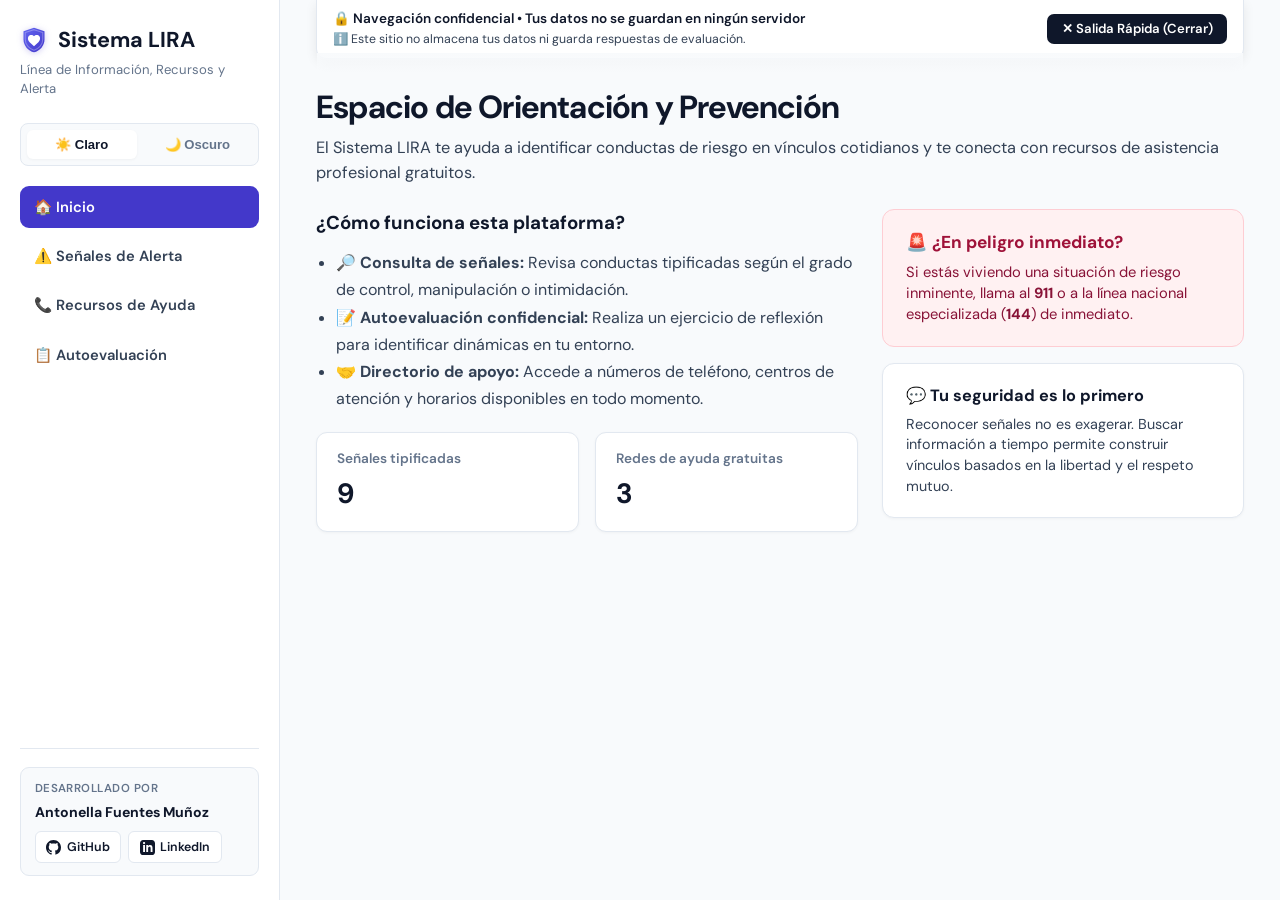
<file: index.html>
<!DOCTYPE html>
<html lang="es" data-theme="light">
<head>
  <meta charset="UTF-8">
  <meta name="viewport" content="width=device-width, initial-scale=1.0">
  <meta name="description" content="Sistema LIRA: Espacio confidencial y seguro para la identificación de señales de alerta en relaciones y directorio de recursos de asistencia gratuitos.">
  <title>Sistema LIRA | Espacio Seguro y Orientación</title>
  <link rel="preconnect" href="https://fonts.googleapis.com">
  <link rel="preconnect" href="https://fonts.gstatic.com" crossorigin>
  <link href="https://fonts.googleapis.com/css2?family=DM+Sans:ital,opsz,wght@0,9..40,400;0,9..40,500;0,9..40,600;0,9..40,700;1,9..40,400&display=swap" rel="stylesheet">
  <link rel="stylesheet" href="./static/styles.css">
  <link rel="icon" type="image/svg+xml" href="./static/favicon.svg">
  <link rel="apple-touch-icon" href="./static/favicon.svg">
</head>
<body>
  <div class="app-layout">
    <!-- BARRA LATERAL -->
    <aside class="sidebar">
      <div>
        <a href="./" class="brand-header-link" title="Volver al Inicio">
          <div class="brand-header">
            <div class="brand-title">
              <img src="./static/favicon.svg" alt="Logo LIRA" class="brand-logo" width="28" height="28">
              <span>Sistema LIRA</span>
            </div>
            <div class="brand-subtitle">Línea de Información, Recursos y Alerta</div>
          </div>
        </a>

        <!-- SELECTOR DE TEMA CLARO / OSCURO -->
        <div class="theme-switch-box">
          <button type="button" class="theme-btn active" id="btn-light" onclick="setTheme('light')">
            ☀️ Claro
          </button>
          <button type="button" class="theme-btn" id="btn-dark" onclick="setTheme('dark')">
            🌙 Oscuro
          </button>
        </div>

        <!-- MENÚ DE NAVEGACIÓN -->
        <nav class="nav-menu">
          <a href="./" class="nav-item active">
            🏠 Inicio
          </a>
          <a href="./alertas/" class="nav-item ">
            ⚠️ Señales de Alerta
          </a>
          <a href="./recursos/" class="nav-item ">
            📞 Recursos de Ayuda
          </a>
          <a href="./autoevaluacion/" class="nav-item ">
            📋 Autoevaluación
          </a>
        </nav>
      </div>

      <div class="sidebar-footer">
        <!-- CRÉDITOS Y PERFILES -->
        <div class="author-card">
          <div class="author-label">Desarrollado por</div>
          <div class="author-name">Antonella Fuentes Muñoz</div>
          <div class="author-links">
            <a href="https://github.com/antonellaafuentes" class="author-link-btn" target="_blank" rel="noopener noreferrer" title="Ver perfil de GitHub">
              <svg width="15" height="15" viewBox="0 0 24 24" fill="currentColor">
                <path d="M12 0C5.37 0 0 5.37 0 12c0 5.31 3.435 9.795 8.205 11.385.6.105.825-.255.825-.57 0-.285-.015-1.23-.015-2.235-3.015.555-3.795-.735-4.035-1.41-.135-.345-.72-1.41-1.23-1.695-.42-.225-1.02-.78-.015-.795.945-.015 1.62.87 1.845 1.23 1.08 1.815 2.805 1.305 3.495.99.105-.78.42-1.305.765-1.605-2.67-.3-5.46-1.335-5.46-5.925 0-1.305.465-2.385 1.23-3.225-.12-.3-.54-1.53.12-3.18 0 0 1.005-.315 3.3 1.23.96-.27 1.98-.405 3-.405s2.04.135 3 .405c2.295-1.56 3.3-1.23 3.3-1.23.66 1.65.24 2.88.12 3.18.765.84 1.23 1.905 1.23 3.225 0 4.605-2.805 5.625-5.475 5.925.435.375.81 1.095.81 2.22 0 1.605-.015 2.895-.015 3.3 0 .315.225.69.825.57A12.02 12.02 0 0024 12c0-6.63-5.37-12-12-12z"/>
              </svg>
              <span>GitHub</span>
            </a>
            <a href="https://www.linkedin.com/in/antonella-roxana-fuentes-mu%C3%B1oz-705109431/" class="author-link-btn" target="_blank" rel="noopener noreferrer" title="Ver perfil de LinkedIn">
              <svg width="15" height="15" viewBox="0 0 24 24" fill="currentColor">
                <path d="M19 0h-14c-2.761 0-5 2.239-5 5v14c0 2.761 2.239 5 5 5h14c2.762 0 5-2.239 5-5v-14c0-2.761-2.238-5-5-5zm-11 19h-3v-11h3v11zm-1.5-12.268c-.966 0-1.75-.79-1.75-1.764s.784-1.764 1.75-1.764 1.75.79 1.75 1.764-.783 1.764-1.75 1.764zm13.5 12.268h-3v-5.604c0-3.368-4-3.113-4 0v5.604h-3v-11h3v1.765c1.396-2.586 7-2.777 7 2.476v6.759z"/>
              </svg>
              <span>LinkedIn</span>
            </a>
          </div>
        </div>
      </div>
    </aside>

    <!-- CONTENIDO PRINCIPAL -->
    <main class="main-content">
      <!-- BARRA DE ESCAPE SEGURO -->
      <div class="safe-exit-bar">
        <div class="safe-exit-info">
          <div class="safe-exit-text">
            🔒 Navegación confidencial • Tus datos no se guardan en ningún servidor
          </div>
          <small class="safe-exit-subtext">
            ℹ️ Este sitio no almacena tus datos ni guarda respuestas de evaluación.
          </small>
        </div>
        <button type="button" class="safe-exit-link" onclick="quickExit()" title="Abre Google en nueva pestaña y reemplaza esta ventana sin dejar rastro en el historial">
          ✕ Salida Rápida (Cerrar)
        </button>
      </div>

      <!-- BLOQUE ESPECÍFICO DE CADA VISTA -->
      
<div class="hero-title">Espacio de Orientación y Prevención</div>
<div class="hero-subtitle">
  El Sistema LIRA te ayuda a identificar conductas de riesgo en vínculos cotidianos y te conecta con recursos de asistencia profesional gratuitos.
</div>

<div class="home-layout-grid">
  <div>
    <h3 style="margin-bottom: 0.75rem; color: var(--text-primary);">¿Cómo funciona esta plataforma?</h3>
    <ul style="padding-left: 1.25rem; color: var(--text-secondary); line-height: 1.7;">
      <li>🔎 <strong>Consulta de señales:</strong> Revisa conductas tipificadas según el grado de control, manipulación o intimidación.</li>
      <li>📝 <strong>Autoevaluación confidencial:</strong> Realiza un ejercicio de reflexión para identificar dinámicas en tu entorno.</li>
      <li>🤝 <strong>Directorio de apoyo:</strong> Accede a números de teléfono, centros de atención y horarios disponibles en todo momento.</li>
    </ul>

    <div class="metrics-grid">
      <div class="metric-card">
        <div class="metric-label">Señales tipificadas</div>
        <div class="metric-value">9</div>
      </div>
      <div class="metric-card">
        <div class="metric-label">Redes de ayuda gratuitas</div>
        <div class="metric-value">3</div>
      </div>
    </div>
  </div>

  <div>
    <div class="emergency-banner">
      <h4>🚨 ¿En peligro inmediato?</h4>
      <p>Si estás viviendo una situación de riesgo inminente, llama al <strong>911</strong> o a la línea nacional especializada (<strong>144</strong>) de inmediato.</p>
    </div>

    <div class="card-callout">
      <h5>💬 Tu seguridad es lo primero</h5>
      <p>
        Reconocer señales no es exagerar. Buscar información a tiempo permite construir vínculos basados en la libertad y el respeto mutuo.
      </p>
    </div>
  </div>
</div>

    </main>
  </div>

  <!-- SCRIPT PARA GUARDAR Y APLICAR TEMA Y SALIDA RÁPIDA -->
  <script>
    // Salida rápida: abre Google en nueva pestaña y reemplaza la página actual sin dejar historial
    function quickExit() {
      // 1. Abrir nueva pestaña con Google
      window.open('https://www.google.com', '_blank', 'noopener,noreferrer');
      // 2. Reemplazar la página actual en el historial inmediatamente con Google
      window.location.replace('https://www.google.com');
    }

    function setTheme(theme) {
      document.documentElement.setAttribute('data-theme', theme);
      localStorage.setItem('lira-theme', theme);
      
      const btnLight = document.getElementById('btn-light');
      const btnDark = document.getElementById('btn-dark');
      
      if (theme === 'dark') {
        btnDark.classList.add('active');
        btnLight.classList.remove('active');
      } else {
        btnLight.classList.add('active');
        btnDark.classList.remove('active');
      }
    }

    // Inicializar tema: preferir preferencia del sistema operativo / navegador si el usuario no ha elegido manualmente
    (function() {
      const savedTheme = localStorage.getItem('lira-theme');
      if (savedTheme) {
        setTheme(savedTheme);
      } else {
        // Detectar si el navegador / SO prefiere modo oscuro
        const prefersDark = window.matchMedia && window.matchMedia('(prefers-color-scheme: dark)').matches;
        setTheme(prefersDark ? 'dark' : 'light');
      }

      // Escuchar cambios del sistema en tiempo real si el usuario no ha forzado uno manualmente
      if (window.matchMedia) {
        window.matchMedia('(prefers-color-scheme: dark)').addEventListener('change', function(e) {
          if (!localStorage.getItem('lira-theme')) {
            setTheme(e.matches ? 'dark' : 'light');
          }
        });
      }
    })();
  </script>
</body>
</html>
</file>
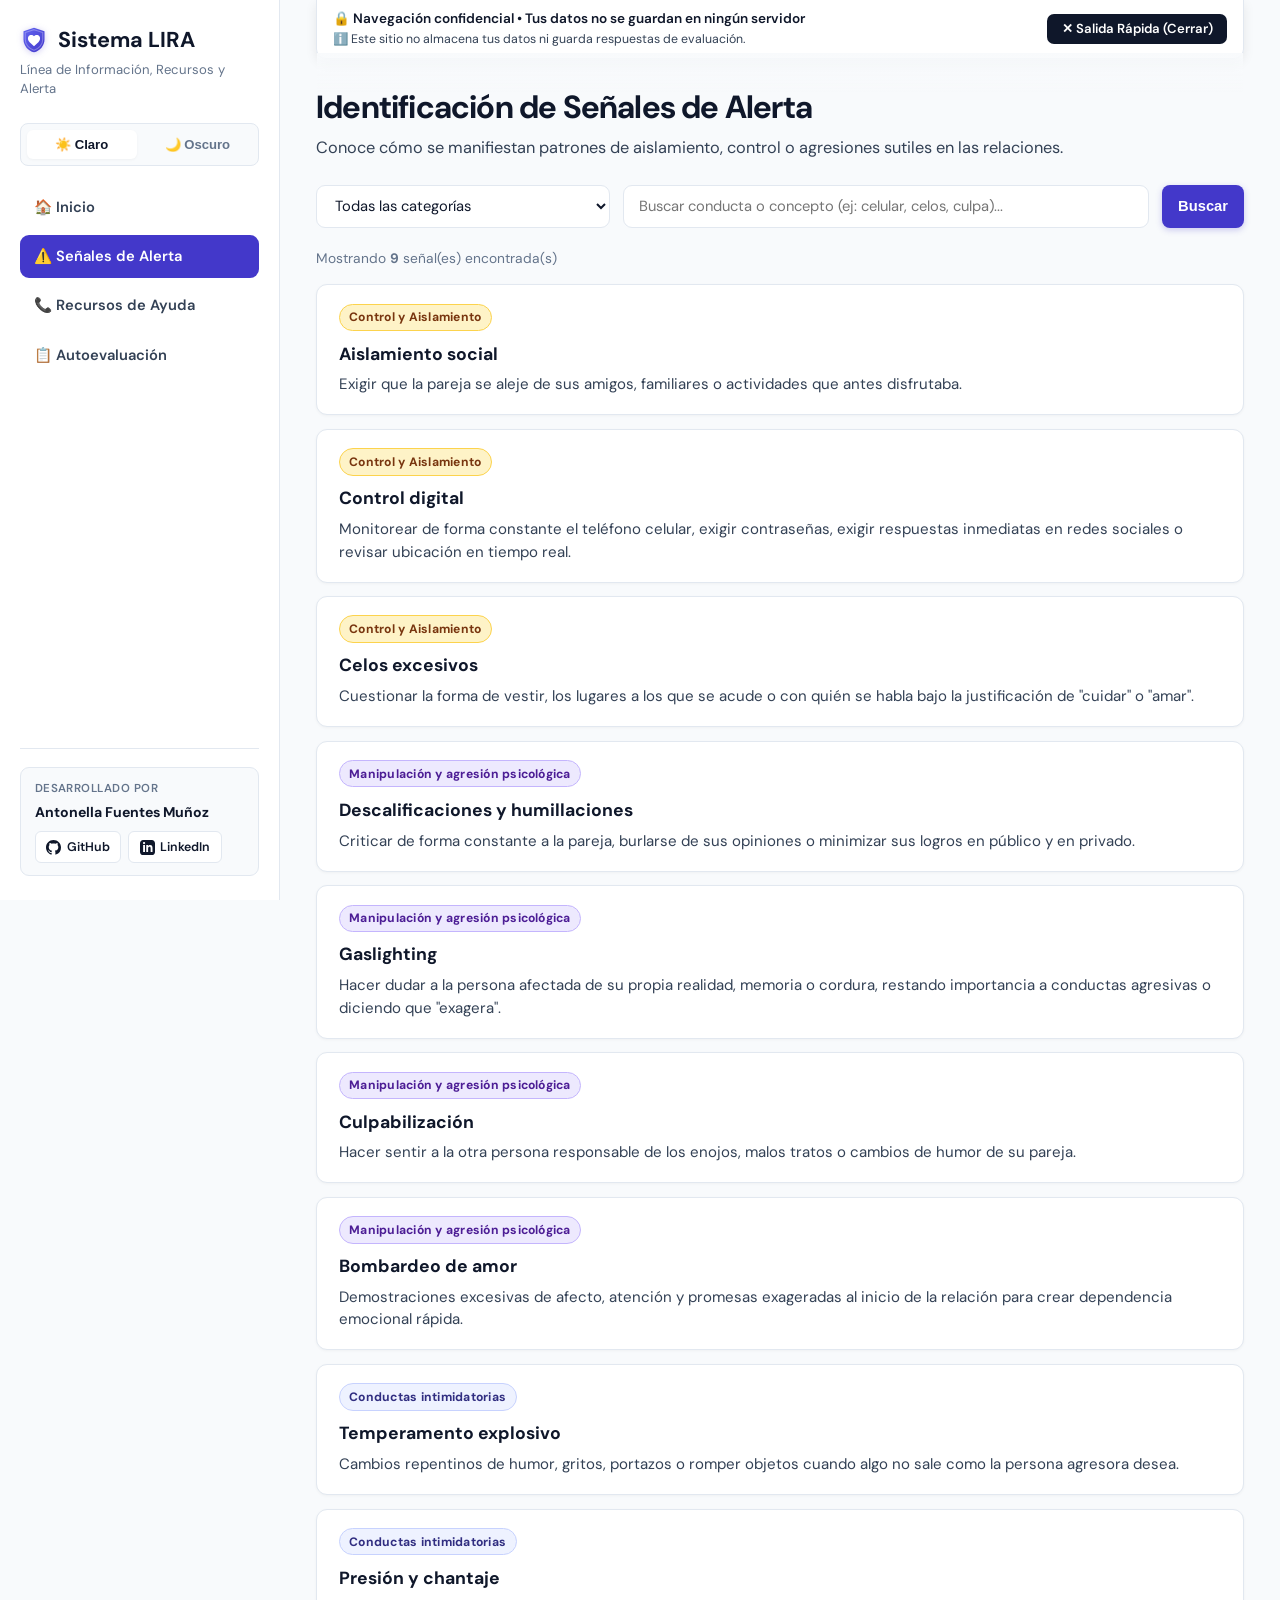
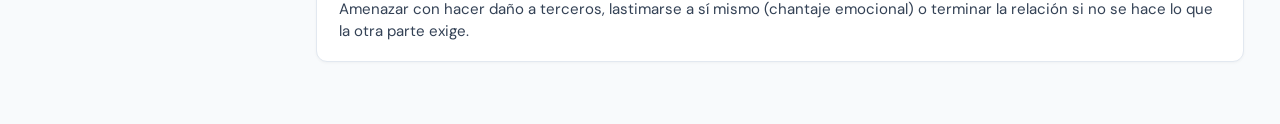
<file: alertas/index.html>
<!DOCTYPE html>
<html lang="es" data-theme="light">
<head>
  <meta charset="UTF-8">
  <meta name="viewport" content="width=device-width, initial-scale=1.0">
  <meta name="description" content="Sistema LIRA: Espacio confidencial y seguro para la identificación de señales de alerta en relaciones y directorio de recursos de asistencia gratuitos.">
  <title>Sistema LIRA | Espacio Seguro y Orientación</title>
  <link rel="preconnect" href="https://fonts.googleapis.com">
  <link rel="preconnect" href="https://fonts.gstatic.com" crossorigin>
  <link href="https://fonts.googleapis.com/css2?family=DM+Sans:ital,opsz,wght@0,9..40,400;0,9..40,500;0,9..40,600;0,9..40,700;1,9..40,400&display=swap" rel="stylesheet">
  <link rel="stylesheet" href="../static/styles.css">
  <link rel="icon" type="image/svg+xml" href="../static/favicon.svg">
  <link rel="apple-touch-icon" href="../static/favicon.svg">
</head>
<body>
  <div class="app-layout">
    <!-- BARRA LATERAL -->
    <aside class="sidebar">
      <div>
        <a href="../" class="brand-header-link" title="Volver al Inicio">
          <div class="brand-header">
            <div class="brand-title">
              <img src="../static/favicon.svg" alt="Logo LIRA" class="brand-logo" width="28" height="28">
              <span>Sistema LIRA</span>
            </div>
            <div class="brand-subtitle">Línea de Información, Recursos y Alerta</div>
          </div>
        </a>

        <!-- SELECTOR DE TEMA CLARO / OSCURO -->
        <div class="theme-switch-box">
          <button type="button" class="theme-btn active" id="btn-light" onclick="setTheme('light')">
            ☀️ Claro
          </button>
          <button type="button" class="theme-btn" id="btn-dark" onclick="setTheme('dark')">
            🌙 Oscuro
          </button>
        </div>

        <!-- MENÚ DE NAVEGACIÓN -->
        <nav class="nav-menu">
          <a href="../" class="nav-item ">
            🏠 Inicio
          </a>
          <a href="../alertas/" class="nav-item active">
            ⚠️ Señales de Alerta
          </a>
          <a href="../recursos/" class="nav-item ">
            📞 Recursos de Ayuda
          </a>
          <a href="../autoevaluacion/" class="nav-item ">
            📋 Autoevaluación
          </a>
        </nav>
      </div>

      <div class="sidebar-footer">
        <!-- CRÉDITOS Y PERFILES -->
        <div class="author-card">
          <div class="author-label">Desarrollado por</div>
          <div class="author-name">Antonella Fuentes Muñoz</div>
          <div class="author-links">
            <a href="https://github.com/antonellaafuentes" class="author-link-btn" target="_blank" rel="noopener noreferrer" title="Ver perfil de GitHub">
              <svg width="15" height="15" viewBox="0 0 24 24" fill="currentColor">
                <path d="M12 0C5.37 0 0 5.37 0 12c0 5.31 3.435 9.795 8.205 11.385.6.105.825-.255.825-.57 0-.285-.015-1.23-.015-2.235-3.015.555-3.795-.735-4.035-1.41-.135-.345-.72-1.41-1.23-1.695-.42-.225-1.02-.78-.015-.795.945-.015 1.62.87 1.845 1.23 1.08 1.815 2.805 1.305 3.495.99.105-.78.42-1.305.765-1.605-2.67-.3-5.46-1.335-5.46-5.925 0-1.305.465-2.385 1.23-3.225-.12-.3-.54-1.53.12-3.18 0 0 1.005-.315 3.3 1.23.96-.27 1.98-.405 3-.405s2.04.135 3 .405c2.295-1.56 3.3-1.23 3.3-1.23.66 1.65.24 2.88.12 3.18.765.84 1.23 1.905 1.23 3.225 0 4.605-2.805 5.625-5.475 5.925.435.375.81 1.095.81 2.22 0 1.605-.015 2.895-.015 3.3 0 .315.225.69.825.57A12.02 12.02 0 0024 12c0-6.63-5.37-12-12-12z"/>
              </svg>
              <span>GitHub</span>
            </a>
            <a href="https://www.linkedin.com/in/antonella-roxana-fuentes-mu%C3%B1oz-705109431/" class="author-link-btn" target="_blank" rel="noopener noreferrer" title="Ver perfil de LinkedIn">
              <svg width="15" height="15" viewBox="0 0 24 24" fill="currentColor">
                <path d="M19 0h-14c-2.761 0-5 2.239-5 5v14c0 2.761 2.239 5 5 5h14c2.762 0 5-2.239 5-5v-14c0-2.761-2.238-5-5-5zm-11 19h-3v-11h3v11zm-1.5-12.268c-.966 0-1.75-.79-1.75-1.764s.784-1.764 1.75-1.764 1.75.79 1.75 1.764-.783 1.764-1.75 1.764zm13.5 12.268h-3v-5.604c0-3.368-4-3.113-4 0v5.604h-3v-11h3v1.765c1.396-2.586 7-2.777 7 2.476v6.759z"/>
              </svg>
              <span>LinkedIn</span>
            </a>
          </div>
        </div>
      </div>
    </aside>

    <!-- CONTENIDO PRINCIPAL -->
    <main class="main-content">
      <!-- BARRA DE ESCAPE SEGURO -->
      <div class="safe-exit-bar">
        <div class="safe-exit-info">
          <div class="safe-exit-text">
            🔒 Navegación confidencial • Tus datos no se guardan en ningún servidor
          </div>
          <small class="safe-exit-subtext">
            ℹ️ Este sitio no almacena tus datos ni guarda respuestas de evaluación.
          </small>
        </div>
        <button type="button" class="safe-exit-link" onclick="quickExit()" title="Abre Google en nueva pestaña y reemplaza esta ventana sin dejar rastro en el historial">
          ✕ Salida Rápida (Cerrar)
        </button>
      </div>

      <!-- BLOQUE ESPECÍFICO DE CADA VISTA -->
      
<div class="hero-title">Identificación de Señales de Alerta</div>
<div class="hero-subtitle">
  Conoce cómo se manifiestan patrones de aislamiento, control o agresiones sutiles en las relaciones.
</div>

<!-- BARRA DE FILTROS -->
<div class="filter-bar">
  <select name="categoria" class="filter-select" id="filter-category" onchange="filterCards()">
    <option value="Todas las categorías" selected>
      Todas las categorías
    </option>
    
    <option value="Conductas intimidatorias" >
      Conductas intimidatorias
    </option>
    
    <option value="Control y Aislamiento" >
      Control y Aislamiento
    </option>
    
    <option value="Manipulación y agresión psicológica" >
      Manipulación y agresión psicológica
    </option>
    
  </select>

  <input 
    type="text" 
    id="filter-query" oninput="filterCards()" 
    class="filter-input" 
    placeholder="Buscar conducta o concepto (ej: celular, celos, culpa)..." 
    value=""
  >
  <button type="button" class="btn-cta btn-primary" style="margin-top: 0; padding: 0.6rem 1rem;" onclick="filterCards()">Buscar</button>
</div>

<div style="font-size: 0.86rem; color: var(--text-muted); margin-bottom: 1rem;">
  Mostrando <strong>9</strong> señal(es) encontrada(s)
</div>

<!-- LISTA DE TARJETAS DE ALERTA -->

<div class="card-pro">
  <span class="badge-category badge-cat-control">Control y Aislamiento</span>
  <h3 class="card-title">Aislamiento social</h3>
  <p class="card-description">Exigir que la pareja se aleje de sus amigos, familiares o actividades que antes disfrutaba.</p>
</div>

<div class="card-pro">
  <span class="badge-category badge-cat-control">Control y Aislamiento</span>
  <h3 class="card-title">Control digital</h3>
  <p class="card-description">Monitorear de forma constante el teléfono celular, exigir contraseñas, exigir respuestas inmediatas en redes sociales o revisar ubicación en tiempo real.</p>
</div>

<div class="card-pro">
  <span class="badge-category badge-cat-control">Control y Aislamiento</span>
  <h3 class="card-title">Celos excesivos</h3>
  <p class="card-description">Cuestionar la forma de vestir, los lugares a los que se acude o con quién se habla bajo la justificación de "cuidar" o "amar".</p>
</div>

<div class="card-pro">
  <span class="badge-category badge-cat-manipulacion">Manipulación y agresión psicológica</span>
  <h3 class="card-title">Descalificaciones y humillaciones</h3>
  <p class="card-description">Criticar de forma constante a la pareja, burlarse de sus opiniones o minimizar sus logros en público y en privado.</p>
</div>

<div class="card-pro">
  <span class="badge-category badge-cat-manipulacion">Manipulación y agresión psicológica</span>
  <h3 class="card-title">Gaslighting</h3>
  <p class="card-description">Hacer dudar a la persona afectada de su propia realidad, memoria o cordura, restando importancia a conductas agresivas o diciendo que "exagera".</p>
</div>

<div class="card-pro">
  <span class="badge-category badge-cat-manipulacion">Manipulación y agresión psicológica</span>
  <h3 class="card-title">Culpabilización</h3>
  <p class="card-description">Hacer sentir a la otra persona responsable de los enojos, malos tratos o cambios de humor de su pareja.</p>
</div>

<div class="card-pro">
  <span class="badge-category badge-cat-manipulacion">Manipulación y agresión psicológica</span>
  <h3 class="card-title">Bombardeo de amor</h3>
  <p class="card-description">Demostraciones excesivas de afecto, atención y promesas exageradas al inicio de la relación para crear dependencia emocional rápida.</p>
</div>

<div class="card-pro">
  <span class="badge-category badge-cat-general">Conductas intimidatorias</span>
  <h3 class="card-title">Temperamento explosivo</h3>
  <p class="card-description">Cambios repentinos de humor, gritos, portazos o romper objetos cuando algo no sale como la persona agresora desea.</p>
</div>

<div class="card-pro">
  <span class="badge-category badge-cat-general">Conductas intimidatorias</span>
  <h3 class="card-title">Presión y chantaje</h3>
  <p class="card-description">Amenazar con hacer daño a terceros, lastimarse a sí mismo (chantaje emocional) o terminar la relación si no se hace lo que la otra parte exige.</p>
</div>


    </main>
  </div>

  <!-- SCRIPT PARA GUARDAR Y APLICAR TEMA Y SALIDA RÁPIDA -->
  <script>
    // Salida rápida: abre Google en nueva pestaña y reemplaza la página actual sin dejar historial
    function quickExit() {
      // 1. Abrir nueva pestaña con Google
      window.open('https://www.google.com', '_blank', 'noopener,noreferrer');
      // 2. Reemplazar la página actual en el historial inmediatamente con Google
      window.location.replace('https://www.google.com');
    }

    function setTheme(theme) {
      document.documentElement.setAttribute('data-theme', theme);
      localStorage.setItem('lira-theme', theme);
      
      const btnLight = document.getElementById('btn-light');
      const btnDark = document.getElementById('btn-dark');
      
      if (theme === 'dark') {
        btnDark.classList.add('active');
        btnLight.classList.remove('active');
      } else {
        btnLight.classList.add('active');
        btnDark.classList.remove('active');
      }
    }

    // Inicializar tema: preferir preferencia del sistema operativo / navegador si el usuario no ha elegido manualmente
    (function() {
      const savedTheme = localStorage.getItem('lira-theme');
      if (savedTheme) {
        setTheme(savedTheme);
      } else {
        // Detectar si el navegador / SO prefiere modo oscuro
        const prefersDark = window.matchMedia && window.matchMedia('(prefers-color-scheme: dark)').matches;
        setTheme(prefersDark ? 'dark' : 'light');
      }

      // Escuchar cambios del sistema en tiempo real si el usuario no ha forzado uno manualmente
      if (window.matchMedia) {
        window.matchMedia('(prefers-color-scheme: dark)').addEventListener('change', function(e) {
          if (!localStorage.getItem('lira-theme')) {
            setTheme(e.matches ? 'dark' : 'light');
          }
        });
      }
    })();
  </script>

    <script>
      function filterCards() {
        const cat = document.getElementById('filter-category').value;
        const q = document.getElementById('filter-query').value.toLowerCase().trim();
        const cards = document.querySelectorAll('.card-pro');
        let count = 0;
        cards.forEach(card => {
          const badge = card.querySelector('.badge-category');
          if (!badge) return; // empty state card
          const cardCat = badge.textContent.trim();
          const title = (card.querySelector('.card-title') || {}).textContent || '';
          const desc = (card.querySelector('.card-description') || {}).textContent || '';
          const text = (title + ' ' + desc).toLowerCase();
          
          const matchCat = (cat === 'Todas las categorías' || cardCat === cat);
          const matchQuery = (!q || text.includes(q));
          
          if (matchCat && matchQuery) {
            card.style.display = 'block';
            count++;
          } else {
            card.style.display = 'none';
          }
        });
        const countEl = document.getElementById('signals-count');
        if (countEl) countEl.textContent = count;
      }
    </script>
    </body>
</html>
</file>
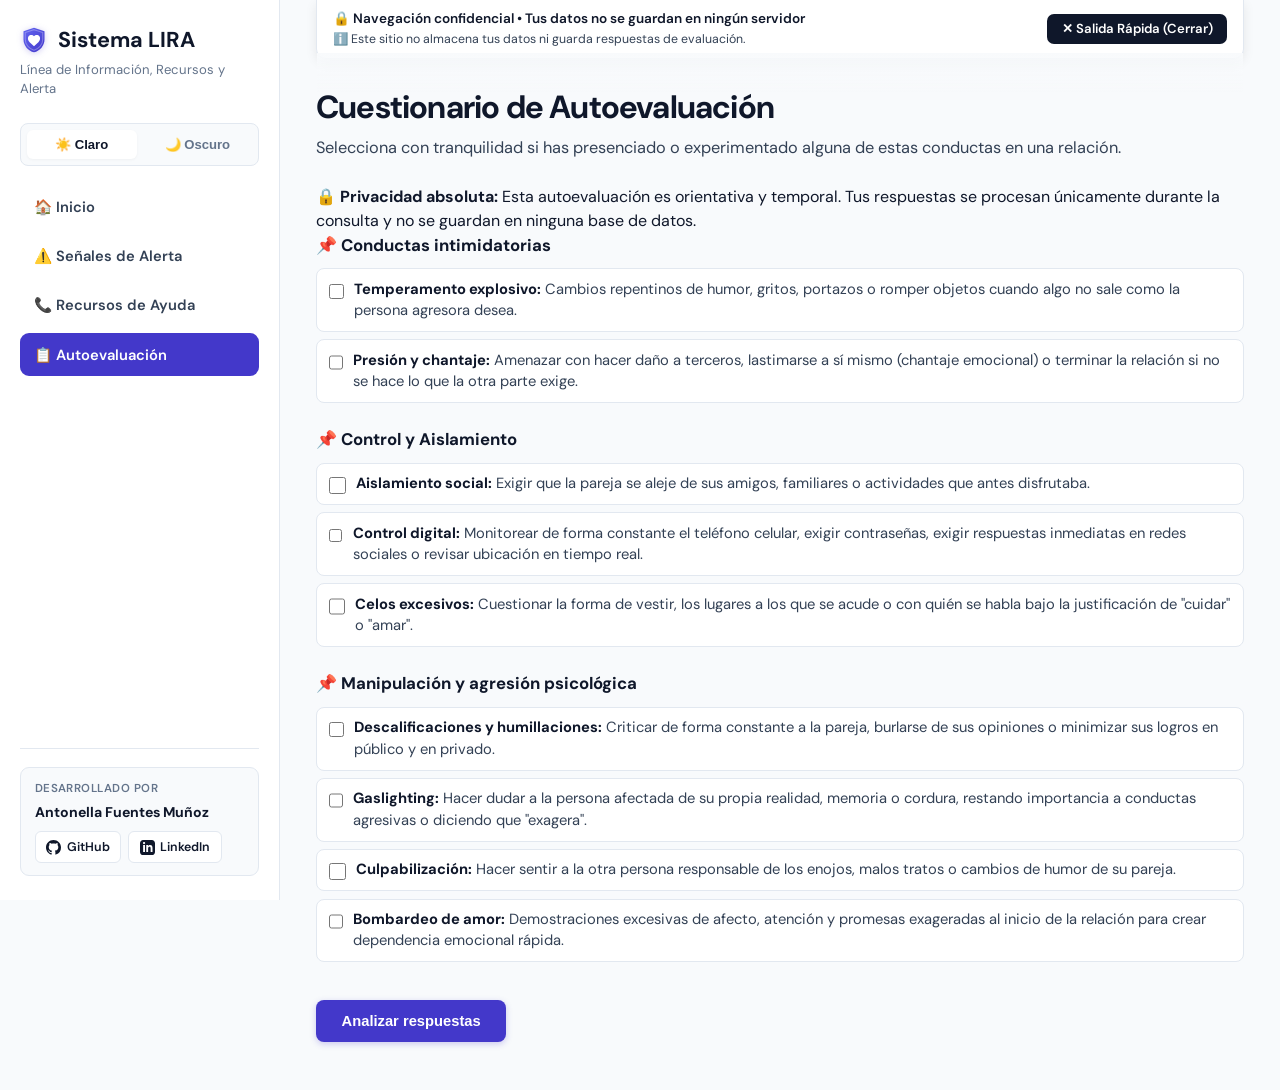
<file: autoevaluacion/index.html>
<!DOCTYPE html>
<html lang="es" data-theme="light">
<head>
  <meta charset="UTF-8">
  <meta name="viewport" content="width=device-width, initial-scale=1.0">
  <meta name="description" content="Sistema LIRA: Espacio confidencial y seguro para la identificación de señales de alerta en relaciones y directorio de recursos de asistencia gratuitos.">
  <title>Sistema LIRA | Espacio Seguro y Orientación</title>
  <link rel="preconnect" href="https://fonts.googleapis.com">
  <link rel="preconnect" href="https://fonts.gstatic.com" crossorigin>
  <link href="https://fonts.googleapis.com/css2?family=DM+Sans:ital,opsz,wght@0,9..40,400;0,9..40,500;0,9..40,600;0,9..40,700;1,9..40,400&display=swap" rel="stylesheet">
  <link rel="stylesheet" href="../static/styles.css">
  <link rel="icon" type="image/svg+xml" href="../static/favicon.svg">
  <link rel="apple-touch-icon" href="../static/favicon.svg">
</head>
<body>
  <div class="app-layout">
    <!-- BARRA LATERAL -->
    <aside class="sidebar">
      <div>
        <a href="../" class="brand-header-link" title="Volver al Inicio">
          <div class="brand-header">
            <div class="brand-title">
              <img src="../static/favicon.svg" alt="Logo LIRA" class="brand-logo" width="28" height="28">
              <span>Sistema LIRA</span>
            </div>
            <div class="brand-subtitle">Línea de Información, Recursos y Alerta</div>
          </div>
        </a>

        <!-- SELECTOR DE TEMA CLARO / OSCURO -->
        <div class="theme-switch-box">
          <button type="button" class="theme-btn active" id="btn-light" onclick="setTheme('light')">
            ☀️ Claro
          </button>
          <button type="button" class="theme-btn" id="btn-dark" onclick="setTheme('dark')">
            🌙 Oscuro
          </button>
        </div>

        <!-- MENÚ DE NAVEGACIÓN -->
        <nav class="nav-menu">
          <a href="../" class="nav-item ">
            🏠 Inicio
          </a>
          <a href="../alertas/" class="nav-item ">
            ⚠️ Señales de Alerta
          </a>
          <a href="../recursos/" class="nav-item ">
            📞 Recursos de Ayuda
          </a>
          <a href="../autoevaluacion/" class="nav-item active">
            📋 Autoevaluación
          </a>
        </nav>
      </div>

      <div class="sidebar-footer">
        <!-- CRÉDITOS Y PERFILES -->
        <div class="author-card">
          <div class="author-label">Desarrollado por</div>
          <div class="author-name">Antonella Fuentes Muñoz</div>
          <div class="author-links">
            <a href="https://github.com/antonellaafuentes" class="author-link-btn" target="_blank" rel="noopener noreferrer" title="Ver perfil de GitHub">
              <svg width="15" height="15" viewBox="0 0 24 24" fill="currentColor">
                <path d="M12 0C5.37 0 0 5.37 0 12c0 5.31 3.435 9.795 8.205 11.385.6.105.825-.255.825-.57 0-.285-.015-1.23-.015-2.235-3.015.555-3.795-.735-4.035-1.41-.135-.345-.72-1.41-1.23-1.695-.42-.225-1.02-.78-.015-.795.945-.015 1.62.87 1.845 1.23 1.08 1.815 2.805 1.305 3.495.99.105-.78.42-1.305.765-1.605-2.67-.3-5.46-1.335-5.46-5.925 0-1.305.465-2.385 1.23-3.225-.12-.3-.54-1.53.12-3.18 0 0 1.005-.315 3.3 1.23.96-.27 1.98-.405 3-.405s2.04.135 3 .405c2.295-1.56 3.3-1.23 3.3-1.23.66 1.65.24 2.88.12 3.18.765.84 1.23 1.905 1.23 3.225 0 4.605-2.805 5.625-5.475 5.925.435.375.81 1.095.81 2.22 0 1.605-.015 2.895-.015 3.3 0 .315.225.69.825.57A12.02 12.02 0 0024 12c0-6.63-5.37-12-12-12z"/>
              </svg>
              <span>GitHub</span>
            </a>
            <a href="https://www.linkedin.com/in/antonella-roxana-fuentes-mu%C3%B1oz-705109431/" class="author-link-btn" target="_blank" rel="noopener noreferrer" title="Ver perfil de LinkedIn">
              <svg width="15" height="15" viewBox="0 0 24 24" fill="currentColor">
                <path d="M19 0h-14c-2.761 0-5 2.239-5 5v14c0 2.761 2.239 5 5 5h14c2.762 0 5-2.239 5-5v-14c0-2.761-2.238-5-5-5zm-11 19h-3v-11h3v11zm-1.5-12.268c-.966 0-1.75-.79-1.75-1.764s.784-1.764 1.75-1.764 1.75.79 1.75 1.764-.783 1.764-1.75 1.764zm13.5 12.268h-3v-5.604c0-3.368-4-3.113-4 0v5.604h-3v-11h3v1.765c1.396-2.586 7-2.777 7 2.476v6.759z"/>
              </svg>
              <span>LinkedIn</span>
            </a>
          </div>
        </div>
      </div>
    </aside>

    <!-- CONTENIDO PRINCIPAL -->
    <main class="main-content">
      <!-- BARRA DE ESCAPE SEGURO -->
      <div class="safe-exit-bar">
        <div class="safe-exit-info">
          <div class="safe-exit-text">
            🔒 Navegación confidencial • Tus datos no se guardan en ningún servidor
          </div>
          <small class="safe-exit-subtext">
            ℹ️ Este sitio no almacena tus datos ni guarda respuestas de evaluación.
          </small>
        </div>
        <button type="button" class="safe-exit-link" onclick="quickExit()" title="Abre Google en nueva pestaña y reemplaza esta ventana sin dejar rastro en el historial">
          ✕ Salida Rápida (Cerrar)
        </button>
      </div>

      <!-- BLOQUE ESPECÍFICO DE CADA VISTA -->
      
<div class="hero-title">Cuestionario de Autoevaluación</div>
<div class="hero-subtitle">
  Selecciona con tranquilidad si has presenciado o experimentado alguna de estas conductas en una relación.
</div>

<div class="info-box-privacy">
  🔒 <strong>Privacidad absoluta:</strong> Esta autoevaluación es orientativa y temporal. Tus respuestas se procesan únicamente durante la consulta y no se guardan en ninguna base de datos.
</div>

<form id="quiz-form" onsubmit="event.preventDefault(); evaluateQuiz();">
  
  <div class="quiz-section">
    <div class="quiz-section-title">📌 Conductas intimidatorias</div>
    
    <label class="checkbox-item">
      <input 
        type="checkbox" 
        name="conductas" 
        value="Temperamento explosivo"
        
      >
      <div class="checkbox-label">
        <strong>Temperamento explosivo:</strong> Cambios repentinos de humor, gritos, portazos o romper objetos cuando algo no sale como la persona agresora desea.
      </div>
    </label>
    
    <label class="checkbox-item">
      <input 
        type="checkbox" 
        name="conductas" 
        value="Presión y chantaje"
        
      >
      <div class="checkbox-label">
        <strong>Presión y chantaje:</strong> Amenazar con hacer daño a terceros, lastimarse a sí mismo (chantaje emocional) o terminar la relación si no se hace lo que la otra parte exige.
      </div>
    </label>
    
  </div>
  
  <div class="quiz-section">
    <div class="quiz-section-title">📌 Control y Aislamiento</div>
    
    <label class="checkbox-item">
      <input 
        type="checkbox" 
        name="conductas" 
        value="Aislamiento social"
        
      >
      <div class="checkbox-label">
        <strong>Aislamiento social:</strong> Exigir que la pareja se aleje de sus amigos, familiares o actividades que antes disfrutaba.
      </div>
    </label>
    
    <label class="checkbox-item">
      <input 
        type="checkbox" 
        name="conductas" 
        value="Control digital"
        
      >
      <div class="checkbox-label">
        <strong>Control digital:</strong> Monitorear de forma constante el teléfono celular, exigir contraseñas, exigir respuestas inmediatas en redes sociales o revisar ubicación en tiempo real.
      </div>
    </label>
    
    <label class="checkbox-item">
      <input 
        type="checkbox" 
        name="conductas" 
        value="Celos excesivos"
        
      >
      <div class="checkbox-label">
        <strong>Celos excesivos:</strong> Cuestionar la forma de vestir, los lugares a los que se acude o con quién se habla bajo la justificación de "cuidar" o "amar".
      </div>
    </label>
    
  </div>
  
  <div class="quiz-section">
    <div class="quiz-section-title">📌 Manipulación y agresión psicológica</div>
    
    <label class="checkbox-item">
      <input 
        type="checkbox" 
        name="conductas" 
        value="Descalificaciones y humillaciones"
        
      >
      <div class="checkbox-label">
        <strong>Descalificaciones y humillaciones:</strong> Criticar de forma constante a la pareja, burlarse de sus opiniones o minimizar sus logros en público y en privado.
      </div>
    </label>
    
    <label class="checkbox-item">
      <input 
        type="checkbox" 
        name="conductas" 
        value="Gaslighting"
        
      >
      <div class="checkbox-label">
        <strong>Gaslighting:</strong> Hacer dudar a la persona afectada de su propia realidad, memoria o cordura, restando importancia a conductas agresivas o diciendo que "exagera".
      </div>
    </label>
    
    <label class="checkbox-item">
      <input 
        type="checkbox" 
        name="conductas" 
        value="Culpabilización"
        
      >
      <div class="checkbox-label">
        <strong>Culpabilización:</strong> Hacer sentir a la otra persona responsable de los enojos, malos tratos o cambios de humor de su pareja.
      </div>
    </label>
    
    <label class="checkbox-item">
      <input 
        type="checkbox" 
        name="conductas" 
        value="Bombardeo de amor"
        
      >
      <div class="checkbox-label">
        <strong>Bombardeo de amor:</strong> Demostraciones excesivas de afecto, atención y promesas exageradas al inicio de la relación para crear dependencia emocional rápida.
      </div>
    </label>
    
  </div>
  

  <div style="margin-top: 1.25rem;">
    <button type="submit" class="btn-cta btn-primary" style="padding: 0.7rem 1.6rem;">
      Analizar respuestas
    </button>
  </div>
</form>
    <div id="quiz-result-container"></div>
    <script>
      function evaluateQuiz() {
        const checked = Array.from(document.querySelectorAll('input[name="conductas"]:checked')).map(cb => cb.value);
        const total = checked.length;
        const container = document.getElementById('quiz-result-container');
        
        let html = '';
        if (total === 0) {
          html = `
            <div class="quiz-result success">
              <strong>✅ No has seleccionado señales de alerta de la lista.</strong><br>
              Las relaciones basadas en el respeto, el diálogo y la libertad recíproca son el pilar de un vínculo sano.
            </div>`;
        } else if (total <= 2) {
          const items = checked.map(c => `<li>${c}</li>`).join('');
          html = `
            <div class="quiz-result warning">
              <strong>⚠️ Has identificado ${total} conducta(s) de riesgo:</strong>
              <ul style="margin: 0.5rem 0 0.5rem 1.2rem;">${items}</ul>
              Te sugerimos reflexionar sobre estos límites y conversarlo en un entorno seguro. Reconocer conductas a tiempo es clave para evitar dinámicas mayores.
            </div>`;
        } else {
          const items = checked.map(c => `<li>${c}</li>`).join('');
          html = `
            <div class="quiz-result danger">
              <strong>🚨 Has identificado ${total} conductas de alerta significativas:</strong>
              <ul style="margin: 0.5rem 0 0.5rem 1.2rem;">${items}</ul>
              Estas dinámicas atentan contra tu integridad y bienestar. Te recomendamos acudir a la sección de <strong><a href="./recursos/" style="color: inherit; text-decoration: underline;">Recursos de Ayuda</a></strong> para comunicarte gratuitamente con profesionales que pueden orientarte.
            </div>`;
        }
        container.innerHTML = html;
        container.scrollIntoView({ behavior: 'smooth' });
      }
    </script>
    




    </main>
  </div>

  <!-- SCRIPT PARA GUARDAR Y APLICAR TEMA Y SALIDA RÁPIDA -->
  <script>
    // Salida rápida: abre Google en nueva pestaña y reemplaza la página actual sin dejar historial
    function quickExit() {
      // 1. Abrir nueva pestaña con Google
      window.open('https://www.google.com', '_blank', 'noopener,noreferrer');
      // 2. Reemplazar la página actual en el historial inmediatamente con Google
      window.location.replace('https://www.google.com');
    }

    function setTheme(theme) {
      document.documentElement.setAttribute('data-theme', theme);
      localStorage.setItem('lira-theme', theme);
      
      const btnLight = document.getElementById('btn-light');
      const btnDark = document.getElementById('btn-dark');
      
      if (theme === 'dark') {
        btnDark.classList.add('active');
        btnLight.classList.remove('active');
      } else {
        btnLight.classList.add('active');
        btnDark.classList.remove('active');
      }
    }

    // Inicializar tema: preferir preferencia del sistema operativo / navegador si el usuario no ha elegido manualmente
    (function() {
      const savedTheme = localStorage.getItem('lira-theme');
      if (savedTheme) {
        setTheme(savedTheme);
      } else {
        // Detectar si el navegador / SO prefiere modo oscuro
        const prefersDark = window.matchMedia && window.matchMedia('(prefers-color-scheme: dark)').matches;
        setTheme(prefersDark ? 'dark' : 'light');
      }

      // Escuchar cambios del sistema en tiempo real si el usuario no ha forzado uno manualmente
      if (window.matchMedia) {
        window.matchMedia('(prefers-color-scheme: dark)').addEventListener('change', function(e) {
          if (!localStorage.getItem('lira-theme')) {
            setTheme(e.matches ? 'dark' : 'light');
          }
        });
      }
    })();
  </script>
</body>
</html>
</file>
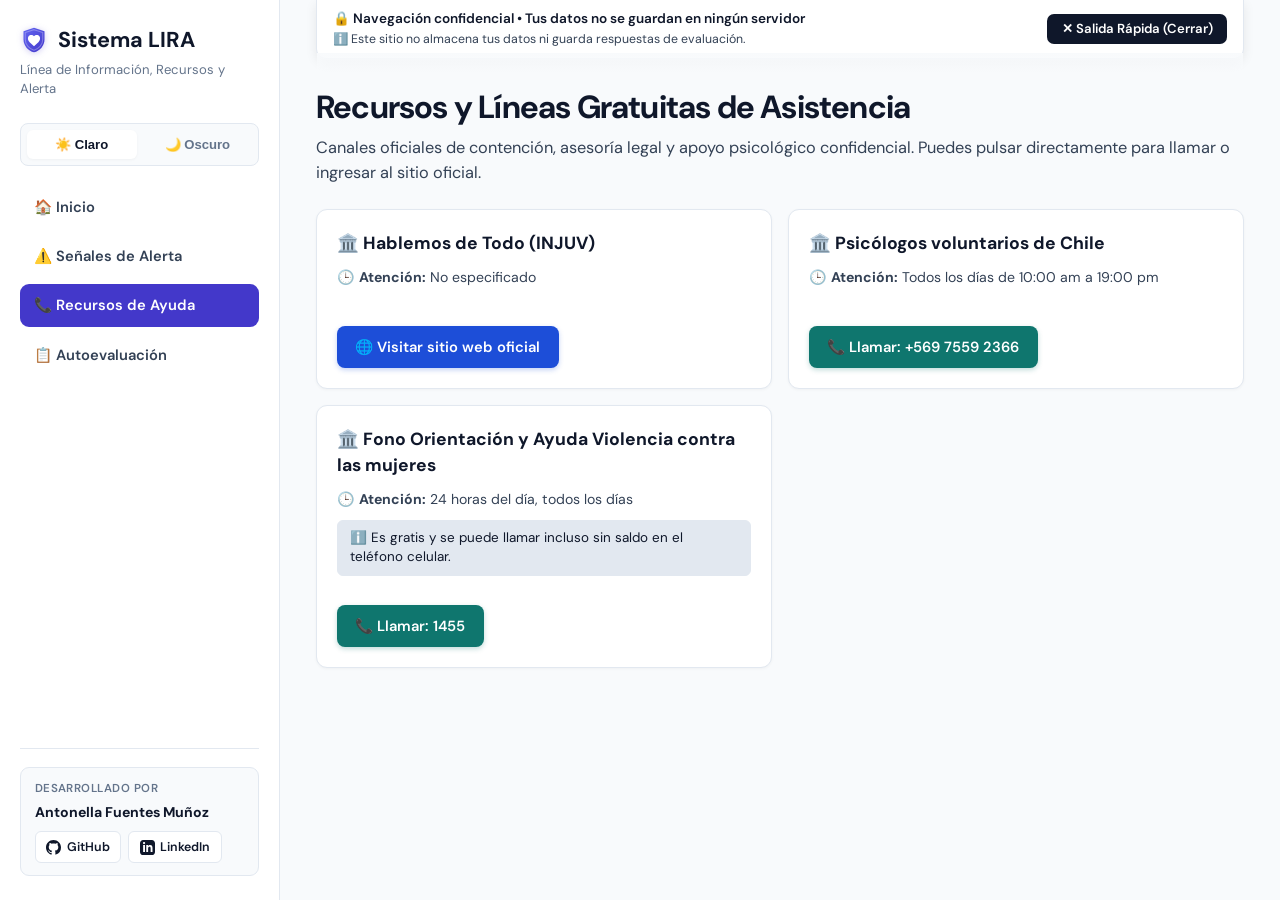
<file: recursos/index.html>
<!DOCTYPE html>
<html lang="es" data-theme="light">
<head>
  <meta charset="UTF-8">
  <meta name="viewport" content="width=device-width, initial-scale=1.0">
  <meta name="description" content="Sistema LIRA: Espacio confidencial y seguro para la identificación de señales de alerta en relaciones y directorio de recursos de asistencia gratuitos.">
  <title>Sistema LIRA | Espacio Seguro y Orientación</title>
  <link rel="preconnect" href="https://fonts.googleapis.com">
  <link rel="preconnect" href="https://fonts.gstatic.com" crossorigin>
  <link href="https://fonts.googleapis.com/css2?family=DM+Sans:ital,opsz,wght@0,9..40,400;0,9..40,500;0,9..40,600;0,9..40,700;1,9..40,400&display=swap" rel="stylesheet">
  <link rel="stylesheet" href="../static/styles.css">
  <link rel="icon" type="image/svg+xml" href="../static/favicon.svg">
  <link rel="apple-touch-icon" href="../static/favicon.svg">
</head>
<body>
  <div class="app-layout">
    <!-- BARRA LATERAL -->
    <aside class="sidebar">
      <div>
        <a href="../" class="brand-header-link" title="Volver al Inicio">
          <div class="brand-header">
            <div class="brand-title">
              <img src="../static/favicon.svg" alt="Logo LIRA" class="brand-logo" width="28" height="28">
              <span>Sistema LIRA</span>
            </div>
            <div class="brand-subtitle">Línea de Información, Recursos y Alerta</div>
          </div>
        </a>

        <!-- SELECTOR DE TEMA CLARO / OSCURO -->
        <div class="theme-switch-box">
          <button type="button" class="theme-btn active" id="btn-light" onclick="setTheme('light')">
            ☀️ Claro
          </button>
          <button type="button" class="theme-btn" id="btn-dark" onclick="setTheme('dark')">
            🌙 Oscuro
          </button>
        </div>

        <!-- MENÚ DE NAVEGACIÓN -->
        <nav class="nav-menu">
          <a href="../" class="nav-item ">
            🏠 Inicio
          </a>
          <a href="../alertas/" class="nav-item ">
            ⚠️ Señales de Alerta
          </a>
          <a href="../recursos/" class="nav-item active">
            📞 Recursos de Ayuda
          </a>
          <a href="../autoevaluacion/" class="nav-item ">
            📋 Autoevaluación
          </a>
        </nav>
      </div>

      <div class="sidebar-footer">
        <!-- CRÉDITOS Y PERFILES -->
        <div class="author-card">
          <div class="author-label">Desarrollado por</div>
          <div class="author-name">Antonella Fuentes Muñoz</div>
          <div class="author-links">
            <a href="https://github.com/antonellaafuentes" class="author-link-btn" target="_blank" rel="noopener noreferrer" title="Ver perfil de GitHub">
              <svg width="15" height="15" viewBox="0 0 24 24" fill="currentColor">
                <path d="M12 0C5.37 0 0 5.37 0 12c0 5.31 3.435 9.795 8.205 11.385.6.105.825-.255.825-.57 0-.285-.015-1.23-.015-2.235-3.015.555-3.795-.735-4.035-1.41-.135-.345-.72-1.41-1.23-1.695-.42-.225-1.02-.78-.015-.795.945-.015 1.62.87 1.845 1.23 1.08 1.815 2.805 1.305 3.495.99.105-.78.42-1.305.765-1.605-2.67-.3-5.46-1.335-5.46-5.925 0-1.305.465-2.385 1.23-3.225-.12-.3-.54-1.53.12-3.18 0 0 1.005-.315 3.3 1.23.96-.27 1.98-.405 3-.405s2.04.135 3 .405c2.295-1.56 3.3-1.23 3.3-1.23.66 1.65.24 2.88.12 3.18.765.84 1.23 1.905 1.23 3.225 0 4.605-2.805 5.625-5.475 5.925.435.375.81 1.095.81 2.22 0 1.605-.015 2.895-.015 3.3 0 .315.225.69.825.57A12.02 12.02 0 0024 12c0-6.63-5.37-12-12-12z"/>
              </svg>
              <span>GitHub</span>
            </a>
            <a href="https://www.linkedin.com/in/antonella-roxana-fuentes-mu%C3%B1oz-705109431/" class="author-link-btn" target="_blank" rel="noopener noreferrer" title="Ver perfil de LinkedIn">
              <svg width="15" height="15" viewBox="0 0 24 24" fill="currentColor">
                <path d="M19 0h-14c-2.761 0-5 2.239-5 5v14c0 2.761 2.239 5 5 5h14c2.762 0 5-2.239 5-5v-14c0-2.761-2.238-5-5-5zm-11 19h-3v-11h3v11zm-1.5-12.268c-.966 0-1.75-.79-1.75-1.764s.784-1.764 1.75-1.764 1.75.79 1.75 1.764-.783 1.764-1.75 1.764zm13.5 12.268h-3v-5.604c0-3.368-4-3.113-4 0v5.604h-3v-11h3v1.765c1.396-2.586 7-2.777 7 2.476v6.759z"/>
              </svg>
              <span>LinkedIn</span>
            </a>
          </div>
        </div>
      </div>
    </aside>

    <!-- CONTENIDO PRINCIPAL -->
    <main class="main-content">
      <!-- BARRA DE ESCAPE SEGURO -->
      <div class="safe-exit-bar">
        <div class="safe-exit-info">
          <div class="safe-exit-text">
            🔒 Navegación confidencial • Tus datos no se guardan en ningún servidor
          </div>
          <small class="safe-exit-subtext">
            ℹ️ Este sitio no almacena tus datos ni guarda respuestas de evaluación.
          </small>
        </div>
        <button type="button" class="safe-exit-link" onclick="quickExit()" title="Abre Google en nueva pestaña y reemplaza esta ventana sin dejar rastro en el historial">
          ✕ Salida Rápida (Cerrar)
        </button>
      </div>

      <!-- BLOQUE ESPECÍFICO DE CADA VISTA -->
      
<div class="hero-title">Recursos y Líneas Gratuitas de Asistencia</div>
<div class="hero-subtitle">
  Canales oficiales de contención, asesoría legal y apoyo psicológico confidencial. Puedes pulsar directamente para llamar o ingresar al sitio oficial.
</div>

<div class="resources-grid">
  
  <div class="resource-card">
    <div class="resource-card-content">
      <div class="resource-title">🏛️ Hablemos de Todo (INJUV)</div>
      <div class="schedule-text">🕒 <strong>Atención:</strong> No especificado</div>
      
    </div>

    <div class="resource-card-footer">
      <a 
        href="https://hablemosdetodo.injuv.gob.cl/" 
        class="btn-cta btn-web" 
        target="_blank"
        rel="noopener noreferrer"
      >
        🌐 Visitar sitio web oficial
      </a>
    </div>
  </div>
  
  <div class="resource-card">
    <div class="resource-card-content">
      <div class="resource-title">🏛️ Psicólogos voluntarios de Chile</div>
      <div class="schedule-text">🕒 <strong>Atención:</strong> Todos los días de 10:00 am a 19:00 pm</div>
      
    </div>

    <div class="resource-card-footer">
      <a 
        href="tel:+56975592366" 
        class="btn-cta btn-phone" 
        target="_self"
        
      >
        📞 Llamar: +569 7559 2366
      </a>
    </div>
  </div>
  
  <div class="resource-card">
    <div class="resource-card-content">
      <div class="resource-title">🏛️ Fono Orientación y Ayuda Violencia contra las mujeres</div>
      <div class="schedule-text">🕒 <strong>Atención:</strong> 24 horas del día, todos los días</div>
      
      <div class="resource-note">ℹ️ Es gratis y se puede llamar incluso sin saldo en el teléfono celular.</div>
      
    </div>

    <div class="resource-card-footer">
      <a 
        href="tel:1455" 
        class="btn-cta btn-phone" 
        target="_self"
        
      >
        📞 Llamar: 1455
      </a>
    </div>
  </div>
  
</div>

    </main>
  </div>

  <!-- SCRIPT PARA GUARDAR Y APLICAR TEMA Y SALIDA RÁPIDA -->
  <script>
    // Salida rápida: abre Google en nueva pestaña y reemplaza la página actual sin dejar historial
    function quickExit() {
      // 1. Abrir nueva pestaña con Google
      window.open('https://www.google.com', '_blank', 'noopener,noreferrer');
      // 2. Reemplazar la página actual en el historial inmediatamente con Google
      window.location.replace('https://www.google.com');
    }

    function setTheme(theme) {
      document.documentElement.setAttribute('data-theme', theme);
      localStorage.setItem('lira-theme', theme);
      
      const btnLight = document.getElementById('btn-light');
      const btnDark = document.getElementById('btn-dark');
      
      if (theme === 'dark') {
        btnDark.classList.add('active');
        btnLight.classList.remove('active');
      } else {
        btnLight.classList.add('active');
        btnDark.classList.remove('active');
      }
    }

    // Inicializar tema: preferir preferencia del sistema operativo / navegador si el usuario no ha elegido manualmente
    (function() {
      const savedTheme = localStorage.getItem('lira-theme');
      if (savedTheme) {
        setTheme(savedTheme);
      } else {
        // Detectar si el navegador / SO prefiere modo oscuro
        const prefersDark = window.matchMedia && window.matchMedia('(prefers-color-scheme: dark)').matches;
        setTheme(prefersDark ? 'dark' : 'light');
      }

      // Escuchar cambios del sistema en tiempo real si el usuario no ha forzado uno manualmente
      if (window.matchMedia) {
        window.matchMedia('(prefers-color-scheme: dark)').addEventListener('change', function(e) {
          if (!localStorage.getItem('lira-theme')) {
            setTheme(e.matches ? 'dark' : 'light');
          }
        });
      }
    })();
  </script>
</body>
</html>
</file>
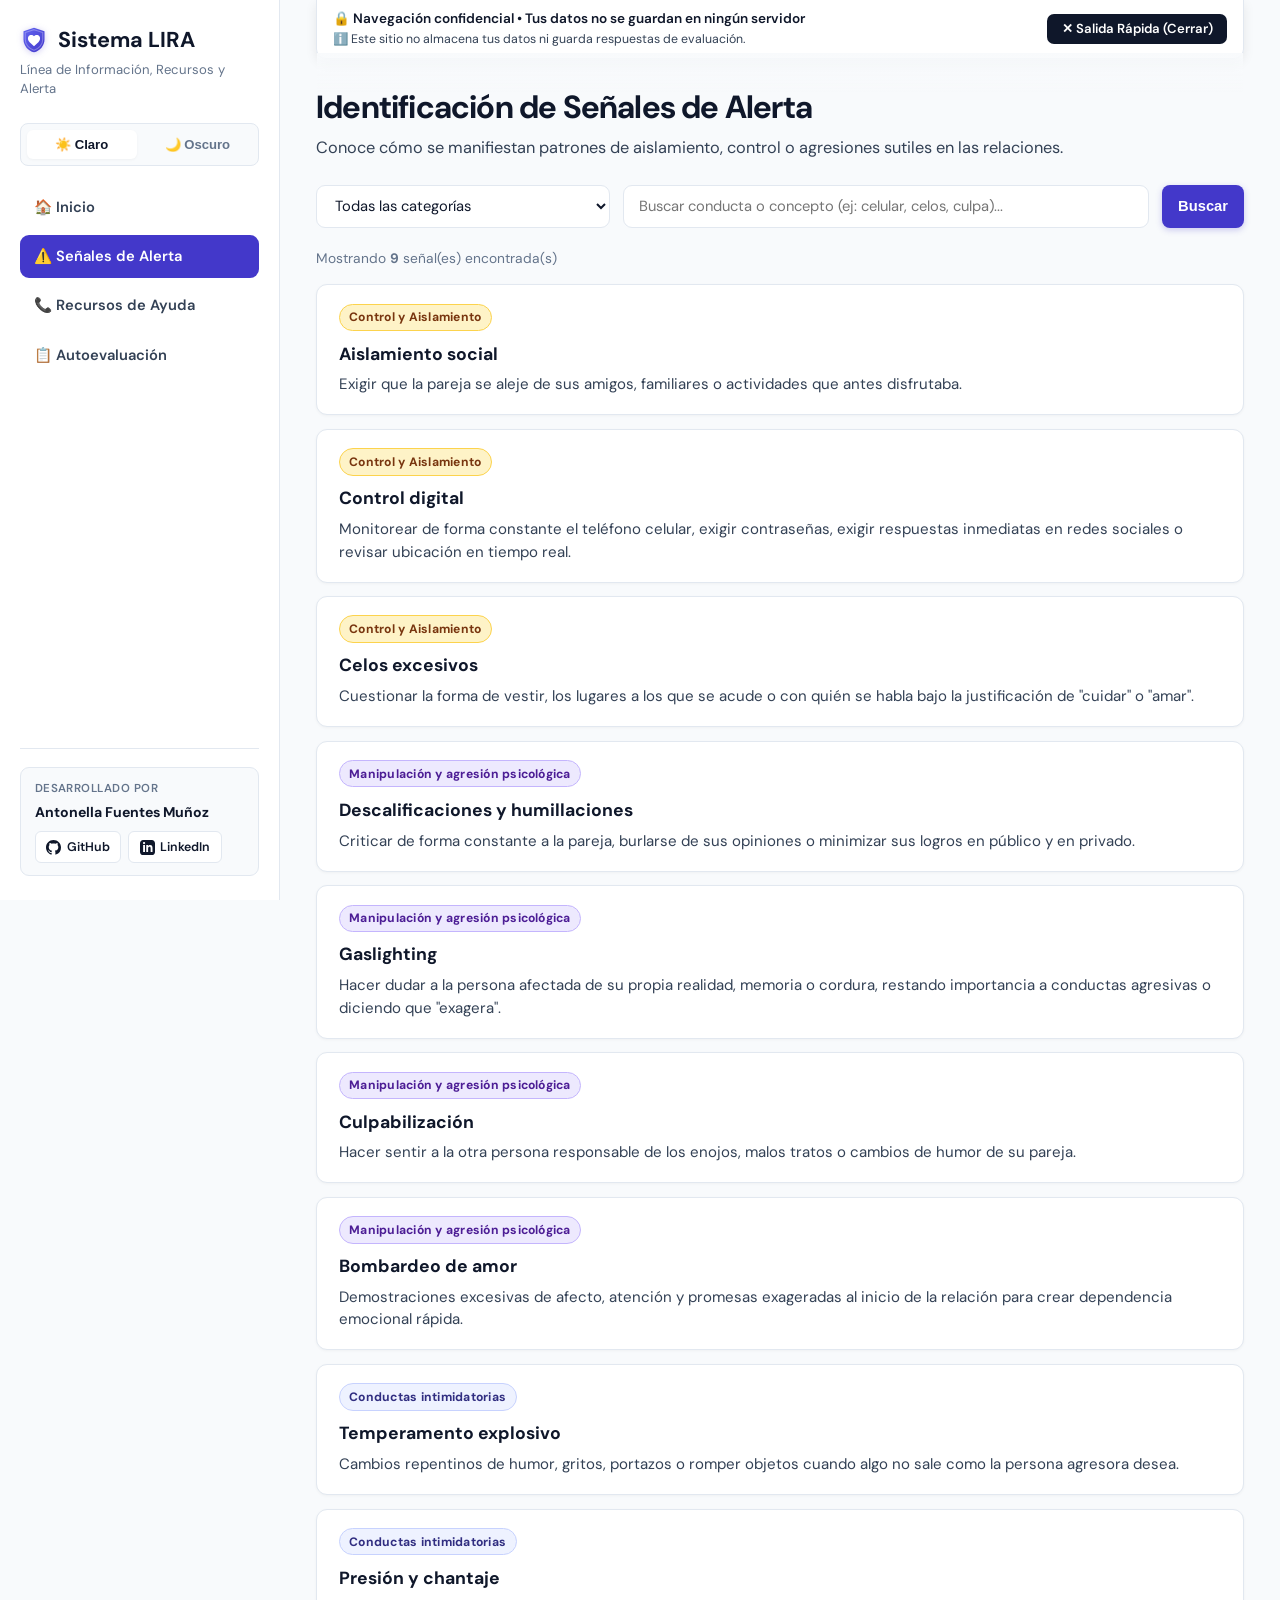
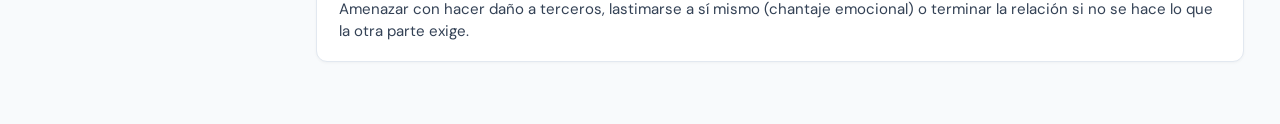
<file: alertas.html>
<!DOCTYPE html>
<html lang="es" data-theme="light">
<head>
  <meta charset="UTF-8">
  <meta name="viewport" content="width=device-width, initial-scale=1.0">
  <meta name="description" content="Sistema LIRA: Espacio confidencial y seguro para la identificación de señales de alerta en relaciones y directorio de recursos de asistencia gratuitos.">
  <title>Sistema LIRA | Espacio Seguro y Orientación</title>
  <link rel="preconnect" href="https://fonts.googleapis.com">
  <link rel="preconnect" href="https://fonts.gstatic.com" crossorigin>
  <link href="https://fonts.googleapis.com/css2?family=DM+Sans:ital,opsz,wght@0,9..40,400;0,9..40,500;0,9..40,600;0,9..40,700;1,9..40,400&display=swap" rel="stylesheet">
  <link rel="stylesheet" href="./static/styles.css">
  <link rel="icon" type="image/svg+xml" href="./static/favicon.svg">
  <link rel="apple-touch-icon" href="./static/favicon.svg">
</head>
<body>
  <div class="app-layout">
    <!-- BARRA LATERAL -->
    <aside class="sidebar">
      <div>
        <a href="./" class="brand-header-link" title="Volver al Inicio">
          <div class="brand-header">
            <div class="brand-title">
              <img src="./static/favicon.svg" alt="Logo LIRA" class="brand-logo" width="28" height="28">
              <span>Sistema LIRA</span>
            </div>
            <div class="brand-subtitle">Línea de Información, Recursos y Alerta</div>
          </div>
        </a>

        <!-- SELECTOR DE TEMA CLARO / OSCURO -->
        <div class="theme-switch-box">
          <button type="button" class="theme-btn active" id="btn-light" onclick="setTheme('light')">
            ☀️ Claro
          </button>
          <button type="button" class="theme-btn" id="btn-dark" onclick="setTheme('dark')">
            🌙 Oscuro
          </button>
        </div>

        <!-- MENÚ DE NAVEGACIÓN -->
        <nav class="nav-menu">
          <a href="./" class="nav-item ">
            🏠 Inicio
          </a>
          <a href="./alertas/" class="nav-item active">
            ⚠️ Señales de Alerta
          </a>
          <a href="./recursos/" class="nav-item ">
            📞 Recursos de Ayuda
          </a>
          <a href="./autoevaluacion/" class="nav-item ">
            📋 Autoevaluación
          </a>
        </nav>
      </div>

      <div class="sidebar-footer">
        <!-- CRÉDITOS Y PERFILES -->
        <div class="author-card">
          <div class="author-label">Desarrollado por</div>
          <div class="author-name">Antonella Fuentes Muñoz</div>
          <div class="author-links">
            <a href="https://github.com/antonellaafuentes" class="author-link-btn" target="_blank" rel="noopener noreferrer" title="Ver perfil de GitHub">
              <svg width="15" height="15" viewBox="0 0 24 24" fill="currentColor">
                <path d="M12 0C5.37 0 0 5.37 0 12c0 5.31 3.435 9.795 8.205 11.385.6.105.825-.255.825-.57 0-.285-.015-1.23-.015-2.235-3.015.555-3.795-.735-4.035-1.41-.135-.345-.72-1.41-1.23-1.695-.42-.225-1.02-.78-.015-.795.945-.015 1.62.87 1.845 1.23 1.08 1.815 2.805 1.305 3.495.99.105-.78.42-1.305.765-1.605-2.67-.3-5.46-1.335-5.46-5.925 0-1.305.465-2.385 1.23-3.225-.12-.3-.54-1.53.12-3.18 0 0 1.005-.315 3.3 1.23.96-.27 1.98-.405 3-.405s2.04.135 3 .405c2.295-1.56 3.3-1.23 3.3-1.23.66 1.65.24 2.88.12 3.18.765.84 1.23 1.905 1.23 3.225 0 4.605-2.805 5.625-5.475 5.925.435.375.81 1.095.81 2.22 0 1.605-.015 2.895-.015 3.3 0 .315.225.69.825.57A12.02 12.02 0 0024 12c0-6.63-5.37-12-12-12z"/>
              </svg>
              <span>GitHub</span>
            </a>
            <a href="https://www.linkedin.com/in/antonella-roxana-fuentes-mu%C3%B1oz-705109431/" class="author-link-btn" target="_blank" rel="noopener noreferrer" title="Ver perfil de LinkedIn">
              <svg width="15" height="15" viewBox="0 0 24 24" fill="currentColor">
                <path d="M19 0h-14c-2.761 0-5 2.239-5 5v14c0 2.761 2.239 5 5 5h14c2.762 0 5-2.239 5-5v-14c0-2.761-2.238-5-5-5zm-11 19h-3v-11h3v11zm-1.5-12.268c-.966 0-1.75-.79-1.75-1.764s.784-1.764 1.75-1.764 1.75.79 1.75 1.764-.783 1.764-1.75 1.764zm13.5 12.268h-3v-5.604c0-3.368-4-3.113-4 0v5.604h-3v-11h3v1.765c1.396-2.586 7-2.777 7 2.476v6.759z"/>
              </svg>
              <span>LinkedIn</span>
            </a>
          </div>
        </div>
      </div>
    </aside>

    <!-- CONTENIDO PRINCIPAL -->
    <main class="main-content">
      <!-- BARRA DE ESCAPE SEGURO -->
      <div class="safe-exit-bar">
        <div class="safe-exit-info">
          <div class="safe-exit-text">
            🔒 Navegación confidencial • Tus datos no se guardan en ningún servidor
          </div>
          <small class="safe-exit-subtext">
            ℹ️ Este sitio no almacena tus datos ni guarda respuestas de evaluación.
          </small>
        </div>
        <button type="button" class="safe-exit-link" onclick="quickExit()" title="Abre Google en nueva pestaña y reemplaza esta ventana sin dejar rastro en el historial">
          ✕ Salida Rápida (Cerrar)
        </button>
      </div>

      <!-- BLOQUE ESPECÍFICO DE CADA VISTA -->
      
<div class="hero-title">Identificación de Señales de Alerta</div>
<div class="hero-subtitle">
  Conoce cómo se manifiestan patrones de aislamiento, control o agresiones sutiles en las relaciones.
</div>

<!-- BARRA DE FILTROS -->
<div class="filter-bar">
  <select name="categoria" class="filter-select" id="filter-category" onchange="filterCards()">
    <option value="Todas las categorías" selected>
      Todas las categorías
    </option>
    
    <option value="Conductas intimidatorias" >
      Conductas intimidatorias
    </option>
    
    <option value="Control y Aislamiento" >
      Control y Aislamiento
    </option>
    
    <option value="Manipulación y agresión psicológica" >
      Manipulación y agresión psicológica
    </option>
    
  </select>

  <input 
    type="text" 
    id="filter-query" oninput="filterCards()" 
    class="filter-input" 
    placeholder="Buscar conducta o concepto (ej: celular, celos, culpa)..." 
    value=""
  >
  <button type="button" class="btn-cta btn-primary" style="margin-top: 0; padding: 0.6rem 1rem;" onclick="filterCards()">Buscar</button>
</div>

<div style="font-size: 0.86rem; color: var(--text-muted); margin-bottom: 1rem;">
  Mostrando <strong>9</strong> señal(es) encontrada(s)
</div>

<!-- LISTA DE TARJETAS DE ALERTA -->

<div class="card-pro">
  <span class="badge-category badge-cat-control">Control y Aislamiento</span>
  <h3 class="card-title">Aislamiento social</h3>
  <p class="card-description">Exigir que la pareja se aleje de sus amigos, familiares o actividades que antes disfrutaba.</p>
</div>

<div class="card-pro">
  <span class="badge-category badge-cat-control">Control y Aislamiento</span>
  <h3 class="card-title">Control digital</h3>
  <p class="card-description">Monitorear de forma constante el teléfono celular, exigir contraseñas, exigir respuestas inmediatas en redes sociales o revisar ubicación en tiempo real.</p>
</div>

<div class="card-pro">
  <span class="badge-category badge-cat-control">Control y Aislamiento</span>
  <h3 class="card-title">Celos excesivos</h3>
  <p class="card-description">Cuestionar la forma de vestir, los lugares a los que se acude o con quién se habla bajo la justificación de "cuidar" o "amar".</p>
</div>

<div class="card-pro">
  <span class="badge-category badge-cat-manipulacion">Manipulación y agresión psicológica</span>
  <h3 class="card-title">Descalificaciones y humillaciones</h3>
  <p class="card-description">Criticar de forma constante a la pareja, burlarse de sus opiniones o minimizar sus logros en público y en privado.</p>
</div>

<div class="card-pro">
  <span class="badge-category badge-cat-manipulacion">Manipulación y agresión psicológica</span>
  <h3 class="card-title">Gaslighting</h3>
  <p class="card-description">Hacer dudar a la persona afectada de su propia realidad, memoria o cordura, restando importancia a conductas agresivas o diciendo que "exagera".</p>
</div>

<div class="card-pro">
  <span class="badge-category badge-cat-manipulacion">Manipulación y agresión psicológica</span>
  <h3 class="card-title">Culpabilización</h3>
  <p class="card-description">Hacer sentir a la otra persona responsable de los enojos, malos tratos o cambios de humor de su pareja.</p>
</div>

<div class="card-pro">
  <span class="badge-category badge-cat-manipulacion">Manipulación y agresión psicológica</span>
  <h3 class="card-title">Bombardeo de amor</h3>
  <p class="card-description">Demostraciones excesivas de afecto, atención y promesas exageradas al inicio de la relación para crear dependencia emocional rápida.</p>
</div>

<div class="card-pro">
  <span class="badge-category badge-cat-general">Conductas intimidatorias</span>
  <h3 class="card-title">Temperamento explosivo</h3>
  <p class="card-description">Cambios repentinos de humor, gritos, portazos o romper objetos cuando algo no sale como la persona agresora desea.</p>
</div>

<div class="card-pro">
  <span class="badge-category badge-cat-general">Conductas intimidatorias</span>
  <h3 class="card-title">Presión y chantaje</h3>
  <p class="card-description">Amenazar con hacer daño a terceros, lastimarse a sí mismo (chantaje emocional) o terminar la relación si no se hace lo que la otra parte exige.</p>
</div>


    </main>
  </div>

  <!-- SCRIPT PARA GUARDAR Y APLICAR TEMA Y SALIDA RÁPIDA -->
  <script>
    // Salida rápida: abre Google en nueva pestaña y reemplaza la página actual sin dejar historial
    function quickExit() {
      // 1. Abrir nueva pestaña con Google
      window.open('https://www.google.com', '_blank', 'noopener,noreferrer');
      // 2. Reemplazar la página actual en el historial inmediatamente con Google
      window.location.replace('https://www.google.com');
    }

    function setTheme(theme) {
      document.documentElement.setAttribute('data-theme', theme);
      localStorage.setItem('lira-theme', theme);
      
      const btnLight = document.getElementById('btn-light');
      const btnDark = document.getElementById('btn-dark');
      
      if (theme === 'dark') {
        btnDark.classList.add('active');
        btnLight.classList.remove('active');
      } else {
        btnLight.classList.add('active');
        btnDark.classList.remove('active');
      }
    }

    // Inicializar tema: preferir preferencia del sistema operativo / navegador si el usuario no ha elegido manualmente
    (function() {
      const savedTheme = localStorage.getItem('lira-theme');
      if (savedTheme) {
        setTheme(savedTheme);
      } else {
        // Detectar si el navegador / SO prefiere modo oscuro
        const prefersDark = window.matchMedia && window.matchMedia('(prefers-color-scheme: dark)').matches;
        setTheme(prefersDark ? 'dark' : 'light');
      }

      // Escuchar cambios del sistema en tiempo real si el usuario no ha forzado uno manualmente
      if (window.matchMedia) {
        window.matchMedia('(prefers-color-scheme: dark)').addEventListener('change', function(e) {
          if (!localStorage.getItem('lira-theme')) {
            setTheme(e.matches ? 'dark' : 'light');
          }
        });
      }
    })();
  </script>

    <script>
      function filterCards() {
        const cat = document.getElementById('filter-category').value;
        const q = document.getElementById('filter-query').value.toLowerCase().trim();
        const cards = document.querySelectorAll('.card-pro');
        let count = 0;
        cards.forEach(card => {
          const badge = card.querySelector('.badge-category');
          if (!badge) return; // empty state card
          const cardCat = badge.textContent.trim();
          const title = (card.querySelector('.card-title') || {}).textContent || '';
          const desc = (card.querySelector('.card-description') || {}).textContent || '';
          const text = (title + ' ' + desc).toLowerCase();
          
          const matchCat = (cat === 'Todas las categorías' || cardCat === cat);
          const matchQuery = (!q || text.includes(q));
          
          if (matchCat && matchQuery) {
            card.style.display = 'block';
            count++;
          } else {
            card.style.display = 'none';
          }
        });
        const countEl = document.getElementById('signals-count');
        if (countEl) countEl.textContent = count;
      }
    </script>
    </body>
</html>
</file>
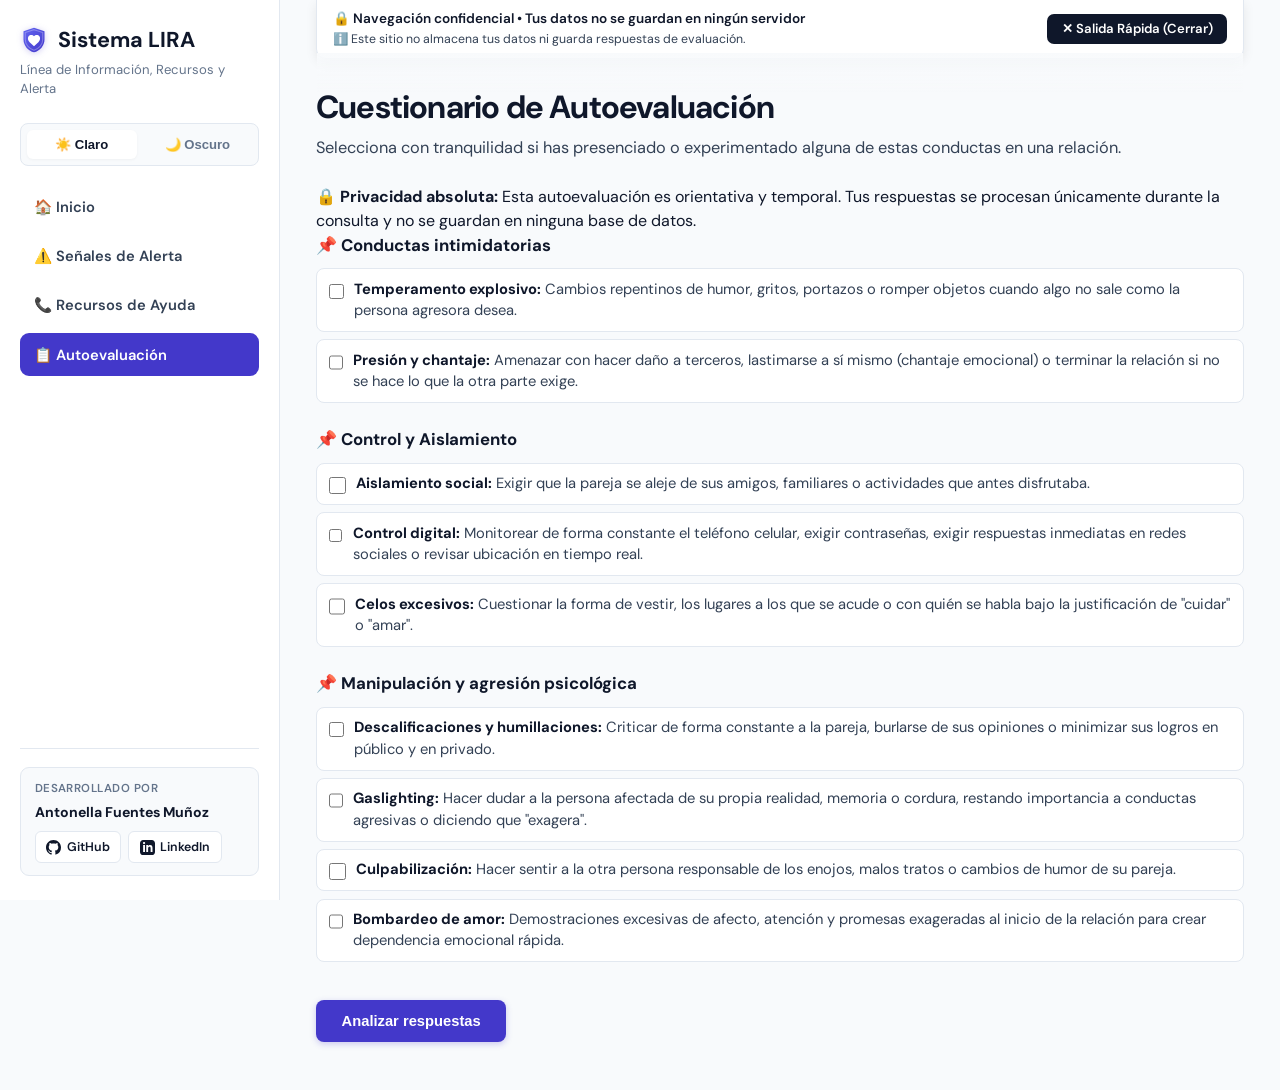
<file: autoevaluacion.html>
<!DOCTYPE html>
<html lang="es" data-theme="light">
<head>
  <meta charset="UTF-8">
  <meta name="viewport" content="width=device-width, initial-scale=1.0">
  <meta name="description" content="Sistema LIRA: Espacio confidencial y seguro para la identificación de señales de alerta en relaciones y directorio de recursos de asistencia gratuitos.">
  <title>Sistema LIRA | Espacio Seguro y Orientación</title>
  <link rel="preconnect" href="https://fonts.googleapis.com">
  <link rel="preconnect" href="https://fonts.gstatic.com" crossorigin>
  <link href="https://fonts.googleapis.com/css2?family=DM+Sans:ital,opsz,wght@0,9..40,400;0,9..40,500;0,9..40,600;0,9..40,700;1,9..40,400&display=swap" rel="stylesheet">
  <link rel="stylesheet" href="./static/styles.css">
  <link rel="icon" type="image/svg+xml" href="./static/favicon.svg">
  <link rel="apple-touch-icon" href="./static/favicon.svg">
</head>
<body>
  <div class="app-layout">
    <!-- BARRA LATERAL -->
    <aside class="sidebar">
      <div>
        <a href="./" class="brand-header-link" title="Volver al Inicio">
          <div class="brand-header">
            <div class="brand-title">
              <img src="./static/favicon.svg" alt="Logo LIRA" class="brand-logo" width="28" height="28">
              <span>Sistema LIRA</span>
            </div>
            <div class="brand-subtitle">Línea de Información, Recursos y Alerta</div>
          </div>
        </a>

        <!-- SELECTOR DE TEMA CLARO / OSCURO -->
        <div class="theme-switch-box">
          <button type="button" class="theme-btn active" id="btn-light" onclick="setTheme('light')">
            ☀️ Claro
          </button>
          <button type="button" class="theme-btn" id="btn-dark" onclick="setTheme('dark')">
            🌙 Oscuro
          </button>
        </div>

        <!-- MENÚ DE NAVEGACIÓN -->
        <nav class="nav-menu">
          <a href="./" class="nav-item ">
            🏠 Inicio
          </a>
          <a href="./alertas/" class="nav-item ">
            ⚠️ Señales de Alerta
          </a>
          <a href="./recursos/" class="nav-item ">
            📞 Recursos de Ayuda
          </a>
          <a href="./autoevaluacion/" class="nav-item active">
            📋 Autoevaluación
          </a>
        </nav>
      </div>

      <div class="sidebar-footer">
        <!-- CRÉDITOS Y PERFILES -->
        <div class="author-card">
          <div class="author-label">Desarrollado por</div>
          <div class="author-name">Antonella Fuentes Muñoz</div>
          <div class="author-links">
            <a href="https://github.com/antonellaafuentes" class="author-link-btn" target="_blank" rel="noopener noreferrer" title="Ver perfil de GitHub">
              <svg width="15" height="15" viewBox="0 0 24 24" fill="currentColor">
                <path d="M12 0C5.37 0 0 5.37 0 12c0 5.31 3.435 9.795 8.205 11.385.6.105.825-.255.825-.57 0-.285-.015-1.23-.015-2.235-3.015.555-3.795-.735-4.035-1.41-.135-.345-.72-1.41-1.23-1.695-.42-.225-1.02-.78-.015-.795.945-.015 1.62.87 1.845 1.23 1.08 1.815 2.805 1.305 3.495.99.105-.78.42-1.305.765-1.605-2.67-.3-5.46-1.335-5.46-5.925 0-1.305.465-2.385 1.23-3.225-.12-.3-.54-1.53.12-3.18 0 0 1.005-.315 3.3 1.23.96-.27 1.98-.405 3-.405s2.04.135 3 .405c2.295-1.56 3.3-1.23 3.3-1.23.66 1.65.24 2.88.12 3.18.765.84 1.23 1.905 1.23 3.225 0 4.605-2.805 5.625-5.475 5.925.435.375.81 1.095.81 2.22 0 1.605-.015 2.895-.015 3.3 0 .315.225.69.825.57A12.02 12.02 0 0024 12c0-6.63-5.37-12-12-12z"/>
              </svg>
              <span>GitHub</span>
            </a>
            <a href="https://www.linkedin.com/in/antonella-roxana-fuentes-mu%C3%B1oz-705109431/" class="author-link-btn" target="_blank" rel="noopener noreferrer" title="Ver perfil de LinkedIn">
              <svg width="15" height="15" viewBox="0 0 24 24" fill="currentColor">
                <path d="M19 0h-14c-2.761 0-5 2.239-5 5v14c0 2.761 2.239 5 5 5h14c2.762 0 5-2.239 5-5v-14c0-2.761-2.238-5-5-5zm-11 19h-3v-11h3v11zm-1.5-12.268c-.966 0-1.75-.79-1.75-1.764s.784-1.764 1.75-1.764 1.75.79 1.75 1.764-.783 1.764-1.75 1.764zm13.5 12.268h-3v-5.604c0-3.368-4-3.113-4 0v5.604h-3v-11h3v1.765c1.396-2.586 7-2.777 7 2.476v6.759z"/>
              </svg>
              <span>LinkedIn</span>
            </a>
          </div>
        </div>
      </div>
    </aside>

    <!-- CONTENIDO PRINCIPAL -->
    <main class="main-content">
      <!-- BARRA DE ESCAPE SEGURO -->
      <div class="safe-exit-bar">
        <div class="safe-exit-info">
          <div class="safe-exit-text">
            🔒 Navegación confidencial • Tus datos no se guardan en ningún servidor
          </div>
          <small class="safe-exit-subtext">
            ℹ️ Este sitio no almacena tus datos ni guarda respuestas de evaluación.
          </small>
        </div>
        <button type="button" class="safe-exit-link" onclick="quickExit()" title="Abre Google en nueva pestaña y reemplaza esta ventana sin dejar rastro en el historial">
          ✕ Salida Rápida (Cerrar)
        </button>
      </div>

      <!-- BLOQUE ESPECÍFICO DE CADA VISTA -->
      
<div class="hero-title">Cuestionario de Autoevaluación</div>
<div class="hero-subtitle">
  Selecciona con tranquilidad si has presenciado o experimentado alguna de estas conductas en una relación.
</div>

<div class="info-box-privacy">
  🔒 <strong>Privacidad absoluta:</strong> Esta autoevaluación es orientativa y temporal. Tus respuestas se procesan únicamente durante la consulta y no se guardan en ninguna base de datos.
</div>

<form id="quiz-form" onsubmit="event.preventDefault(); evaluateQuiz();">
  
  <div class="quiz-section">
    <div class="quiz-section-title">📌 Conductas intimidatorias</div>
    
    <label class="checkbox-item">
      <input 
        type="checkbox" 
        name="conductas" 
        value="Temperamento explosivo"
        
      >
      <div class="checkbox-label">
        <strong>Temperamento explosivo:</strong> Cambios repentinos de humor, gritos, portazos o romper objetos cuando algo no sale como la persona agresora desea.
      </div>
    </label>
    
    <label class="checkbox-item">
      <input 
        type="checkbox" 
        name="conductas" 
        value="Presión y chantaje"
        
      >
      <div class="checkbox-label">
        <strong>Presión y chantaje:</strong> Amenazar con hacer daño a terceros, lastimarse a sí mismo (chantaje emocional) o terminar la relación si no se hace lo que la otra parte exige.
      </div>
    </label>
    
  </div>
  
  <div class="quiz-section">
    <div class="quiz-section-title">📌 Control y Aislamiento</div>
    
    <label class="checkbox-item">
      <input 
        type="checkbox" 
        name="conductas" 
        value="Aislamiento social"
        
      >
      <div class="checkbox-label">
        <strong>Aislamiento social:</strong> Exigir que la pareja se aleje de sus amigos, familiares o actividades que antes disfrutaba.
      </div>
    </label>
    
    <label class="checkbox-item">
      <input 
        type="checkbox" 
        name="conductas" 
        value="Control digital"
        
      >
      <div class="checkbox-label">
        <strong>Control digital:</strong> Monitorear de forma constante el teléfono celular, exigir contraseñas, exigir respuestas inmediatas en redes sociales o revisar ubicación en tiempo real.
      </div>
    </label>
    
    <label class="checkbox-item">
      <input 
        type="checkbox" 
        name="conductas" 
        value="Celos excesivos"
        
      >
      <div class="checkbox-label">
        <strong>Celos excesivos:</strong> Cuestionar la forma de vestir, los lugares a los que se acude o con quién se habla bajo la justificación de "cuidar" o "amar".
      </div>
    </label>
    
  </div>
  
  <div class="quiz-section">
    <div class="quiz-section-title">📌 Manipulación y agresión psicológica</div>
    
    <label class="checkbox-item">
      <input 
        type="checkbox" 
        name="conductas" 
        value="Descalificaciones y humillaciones"
        
      >
      <div class="checkbox-label">
        <strong>Descalificaciones y humillaciones:</strong> Criticar de forma constante a la pareja, burlarse de sus opiniones o minimizar sus logros en público y en privado.
      </div>
    </label>
    
    <label class="checkbox-item">
      <input 
        type="checkbox" 
        name="conductas" 
        value="Gaslighting"
        
      >
      <div class="checkbox-label">
        <strong>Gaslighting:</strong> Hacer dudar a la persona afectada de su propia realidad, memoria o cordura, restando importancia a conductas agresivas o diciendo que "exagera".
      </div>
    </label>
    
    <label class="checkbox-item">
      <input 
        type="checkbox" 
        name="conductas" 
        value="Culpabilización"
        
      >
      <div class="checkbox-label">
        <strong>Culpabilización:</strong> Hacer sentir a la otra persona responsable de los enojos, malos tratos o cambios de humor de su pareja.
      </div>
    </label>
    
    <label class="checkbox-item">
      <input 
        type="checkbox" 
        name="conductas" 
        value="Bombardeo de amor"
        
      >
      <div class="checkbox-label">
        <strong>Bombardeo de amor:</strong> Demostraciones excesivas de afecto, atención y promesas exageradas al inicio de la relación para crear dependencia emocional rápida.
      </div>
    </label>
    
  </div>
  

  <div style="margin-top: 1.25rem;">
    <button type="submit" class="btn-cta btn-primary" style="padding: 0.7rem 1.6rem;">
      Analizar respuestas
    </button>
  </div>
</form>
    <div id="quiz-result-container"></div>
    <script>
      function evaluateQuiz() {
        const checked = Array.from(document.querySelectorAll('input[name="conductas"]:checked')).map(cb => cb.value);
        const total = checked.length;
        const container = document.getElementById('quiz-result-container');
        
        let html = '';
        if (total === 0) {
          html = `
            <div class="quiz-result success">
              <strong>✅ No has seleccionado señales de alerta de la lista.</strong><br>
              Las relaciones basadas en el respeto, el diálogo y la libertad recíproca son el pilar de un vínculo sano.
            </div>`;
        } else if (total <= 2) {
          const items = checked.map(c => `<li>${c}</li>`).join('');
          html = `
            <div class="quiz-result warning">
              <strong>⚠️ Has identificado ${total} conducta(s) de riesgo:</strong>
              <ul style="margin: 0.5rem 0 0.5rem 1.2rem;">${items}</ul>
              Te sugerimos reflexionar sobre estos límites y conversarlo en un entorno seguro. Reconocer conductas a tiempo es clave para evitar dinámicas mayores.
            </div>`;
        } else {
          const items = checked.map(c => `<li>${c}</li>`).join('');
          html = `
            <div class="quiz-result danger">
              <strong>🚨 Has identificado ${total} conductas de alerta significativas:</strong>
              <ul style="margin: 0.5rem 0 0.5rem 1.2rem;">${items}</ul>
              Estas dinámicas atentan contra tu integridad y bienestar. Te recomendamos acudir a la sección de <strong><a href="./recursos/" style="color: inherit; text-decoration: underline;">Recursos de Ayuda</a></strong> para comunicarte gratuitamente con profesionales que pueden orientarte.
            </div>`;
        }
        container.innerHTML = html;
        container.scrollIntoView({ behavior: 'smooth' });
      }
    </script>
    




    </main>
  </div>

  <!-- SCRIPT PARA GUARDAR Y APLICAR TEMA Y SALIDA RÁPIDA -->
  <script>
    // Salida rápida: abre Google en nueva pestaña y reemplaza la página actual sin dejar historial
    function quickExit() {
      // 1. Abrir nueva pestaña con Google
      window.open('https://www.google.com', '_blank', 'noopener,noreferrer');
      // 2. Reemplazar la página actual en el historial inmediatamente con Google
      window.location.replace('https://www.google.com');
    }

    function setTheme(theme) {
      document.documentElement.setAttribute('data-theme', theme);
      localStorage.setItem('lira-theme', theme);
      
      const btnLight = document.getElementById('btn-light');
      const btnDark = document.getElementById('btn-dark');
      
      if (theme === 'dark') {
        btnDark.classList.add('active');
        btnLight.classList.remove('active');
      } else {
        btnLight.classList.add('active');
        btnDark.classList.remove('active');
      }
    }

    // Inicializar tema: preferir preferencia del sistema operativo / navegador si el usuario no ha elegido manualmente
    (function() {
      const savedTheme = localStorage.getItem('lira-theme');
      if (savedTheme) {
        setTheme(savedTheme);
      } else {
        // Detectar si el navegador / SO prefiere modo oscuro
        const prefersDark = window.matchMedia && window.matchMedia('(prefers-color-scheme: dark)').matches;
        setTheme(prefersDark ? 'dark' : 'light');
      }

      // Escuchar cambios del sistema en tiempo real si el usuario no ha forzado uno manualmente
      if (window.matchMedia) {
        window.matchMedia('(prefers-color-scheme: dark)').addEventListener('change', function(e) {
          if (!localStorage.getItem('lira-theme')) {
            setTheme(e.matches ? 'dark' : 'light');
          }
        });
      }
    })();
  </script>
</body>
</html>
</file>
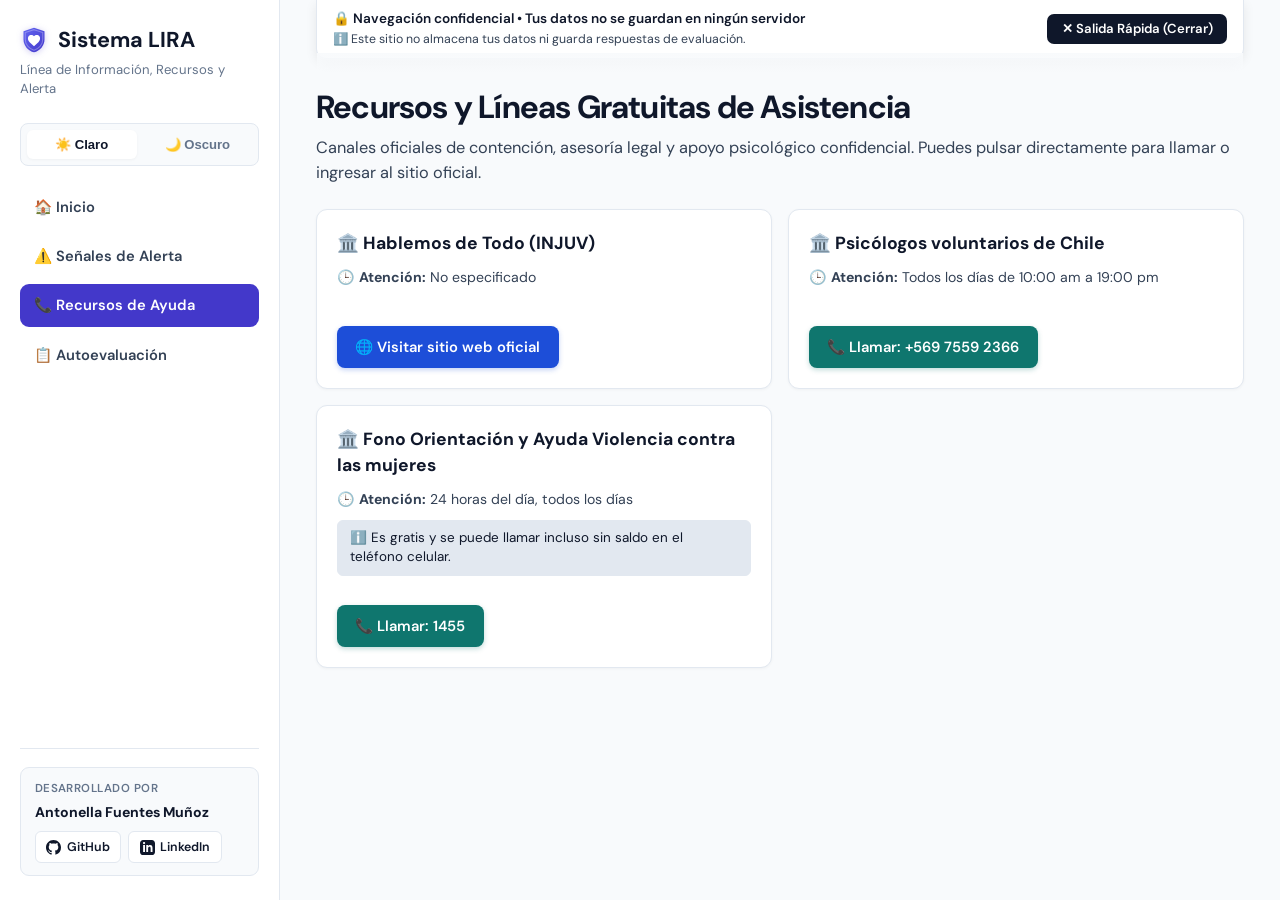
<file: recursos.html>
<!DOCTYPE html>
<html lang="es" data-theme="light">
<head>
  <meta charset="UTF-8">
  <meta name="viewport" content="width=device-width, initial-scale=1.0">
  <meta name="description" content="Sistema LIRA: Espacio confidencial y seguro para la identificación de señales de alerta en relaciones y directorio de recursos de asistencia gratuitos.">
  <title>Sistema LIRA | Espacio Seguro y Orientación</title>
  <link rel="preconnect" href="https://fonts.googleapis.com">
  <link rel="preconnect" href="https://fonts.gstatic.com" crossorigin>
  <link href="https://fonts.googleapis.com/css2?family=DM+Sans:ital,opsz,wght@0,9..40,400;0,9..40,500;0,9..40,600;0,9..40,700;1,9..40,400&display=swap" rel="stylesheet">
  <link rel="stylesheet" href="./static/styles.css">
  <link rel="icon" type="image/svg+xml" href="./static/favicon.svg">
  <link rel="apple-touch-icon" href="./static/favicon.svg">
</head>
<body>
  <div class="app-layout">
    <!-- BARRA LATERAL -->
    <aside class="sidebar">
      <div>
        <a href="./" class="brand-header-link" title="Volver al Inicio">
          <div class="brand-header">
            <div class="brand-title">
              <img src="./static/favicon.svg" alt="Logo LIRA" class="brand-logo" width="28" height="28">
              <span>Sistema LIRA</span>
            </div>
            <div class="brand-subtitle">Línea de Información, Recursos y Alerta</div>
          </div>
        </a>

        <!-- SELECTOR DE TEMA CLARO / OSCURO -->
        <div class="theme-switch-box">
          <button type="button" class="theme-btn active" id="btn-light" onclick="setTheme('light')">
            ☀️ Claro
          </button>
          <button type="button" class="theme-btn" id="btn-dark" onclick="setTheme('dark')">
            🌙 Oscuro
          </button>
        </div>

        <!-- MENÚ DE NAVEGACIÓN -->
        <nav class="nav-menu">
          <a href="./" class="nav-item ">
            🏠 Inicio
          </a>
          <a href="./alertas/" class="nav-item ">
            ⚠️ Señales de Alerta
          </a>
          <a href="./recursos/" class="nav-item active">
            📞 Recursos de Ayuda
          </a>
          <a href="./autoevaluacion/" class="nav-item ">
            📋 Autoevaluación
          </a>
        </nav>
      </div>

      <div class="sidebar-footer">
        <!-- CRÉDITOS Y PERFILES -->
        <div class="author-card">
          <div class="author-label">Desarrollado por</div>
          <div class="author-name">Antonella Fuentes Muñoz</div>
          <div class="author-links">
            <a href="https://github.com/antonellaafuentes" class="author-link-btn" target="_blank" rel="noopener noreferrer" title="Ver perfil de GitHub">
              <svg width="15" height="15" viewBox="0 0 24 24" fill="currentColor">
                <path d="M12 0C5.37 0 0 5.37 0 12c0 5.31 3.435 9.795 8.205 11.385.6.105.825-.255.825-.57 0-.285-.015-1.23-.015-2.235-3.015.555-3.795-.735-4.035-1.41-.135-.345-.72-1.41-1.23-1.695-.42-.225-1.02-.78-.015-.795.945-.015 1.62.87 1.845 1.23 1.08 1.815 2.805 1.305 3.495.99.105-.78.42-1.305.765-1.605-2.67-.3-5.46-1.335-5.46-5.925 0-1.305.465-2.385 1.23-3.225-.12-.3-.54-1.53.12-3.18 0 0 1.005-.315 3.3 1.23.96-.27 1.98-.405 3-.405s2.04.135 3 .405c2.295-1.56 3.3-1.23 3.3-1.23.66 1.65.24 2.88.12 3.18.765.84 1.23 1.905 1.23 3.225 0 4.605-2.805 5.625-5.475 5.925.435.375.81 1.095.81 2.22 0 1.605-.015 2.895-.015 3.3 0 .315.225.69.825.57A12.02 12.02 0 0024 12c0-6.63-5.37-12-12-12z"/>
              </svg>
              <span>GitHub</span>
            </a>
            <a href="https://www.linkedin.com/in/antonella-roxana-fuentes-mu%C3%B1oz-705109431/" class="author-link-btn" target="_blank" rel="noopener noreferrer" title="Ver perfil de LinkedIn">
              <svg width="15" height="15" viewBox="0 0 24 24" fill="currentColor">
                <path d="M19 0h-14c-2.761 0-5 2.239-5 5v14c0 2.761 2.239 5 5 5h14c2.762 0 5-2.239 5-5v-14c0-2.761-2.238-5-5-5zm-11 19h-3v-11h3v11zm-1.5-12.268c-.966 0-1.75-.79-1.75-1.764s.784-1.764 1.75-1.764 1.75.79 1.75 1.764-.783 1.764-1.75 1.764zm13.5 12.268h-3v-5.604c0-3.368-4-3.113-4 0v5.604h-3v-11h3v1.765c1.396-2.586 7-2.777 7 2.476v6.759z"/>
              </svg>
              <span>LinkedIn</span>
            </a>
          </div>
        </div>
      </div>
    </aside>

    <!-- CONTENIDO PRINCIPAL -->
    <main class="main-content">
      <!-- BARRA DE ESCAPE SEGURO -->
      <div class="safe-exit-bar">
        <div class="safe-exit-info">
          <div class="safe-exit-text">
            🔒 Navegación confidencial • Tus datos no se guardan en ningún servidor
          </div>
          <small class="safe-exit-subtext">
            ℹ️ Este sitio no almacena tus datos ni guarda respuestas de evaluación.
          </small>
        </div>
        <button type="button" class="safe-exit-link" onclick="quickExit()" title="Abre Google en nueva pestaña y reemplaza esta ventana sin dejar rastro en el historial">
          ✕ Salida Rápida (Cerrar)
        </button>
      </div>

      <!-- BLOQUE ESPECÍFICO DE CADA VISTA -->
      
<div class="hero-title">Recursos y Líneas Gratuitas de Asistencia</div>
<div class="hero-subtitle">
  Canales oficiales de contención, asesoría legal y apoyo psicológico confidencial. Puedes pulsar directamente para llamar o ingresar al sitio oficial.
</div>

<div class="resources-grid">
  
  <div class="resource-card">
    <div class="resource-card-content">
      <div class="resource-title">🏛️ Hablemos de Todo (INJUV)</div>
      <div class="schedule-text">🕒 <strong>Atención:</strong> No especificado</div>
      
    </div>

    <div class="resource-card-footer">
      <a 
        href="https://hablemosdetodo.injuv.gob.cl/" 
        class="btn-cta btn-web" 
        target="_blank"
        rel="noopener noreferrer"
      >
        🌐 Visitar sitio web oficial
      </a>
    </div>
  </div>
  
  <div class="resource-card">
    <div class="resource-card-content">
      <div class="resource-title">🏛️ Psicólogos voluntarios de Chile</div>
      <div class="schedule-text">🕒 <strong>Atención:</strong> Todos los días de 10:00 am a 19:00 pm</div>
      
    </div>

    <div class="resource-card-footer">
      <a 
        href="tel:+56975592366" 
        class="btn-cta btn-phone" 
        target="_self"
        
      >
        📞 Llamar: +569 7559 2366
      </a>
    </div>
  </div>
  
  <div class="resource-card">
    <div class="resource-card-content">
      <div class="resource-title">🏛️ Fono Orientación y Ayuda Violencia contra las mujeres</div>
      <div class="schedule-text">🕒 <strong>Atención:</strong> 24 horas del día, todos los días</div>
      
      <div class="resource-note">ℹ️ Es gratis y se puede llamar incluso sin saldo en el teléfono celular.</div>
      
    </div>

    <div class="resource-card-footer">
      <a 
        href="tel:1455" 
        class="btn-cta btn-phone" 
        target="_self"
        
      >
        📞 Llamar: 1455
      </a>
    </div>
  </div>
  
</div>

    </main>
  </div>

  <!-- SCRIPT PARA GUARDAR Y APLICAR TEMA Y SALIDA RÁPIDA -->
  <script>
    // Salida rápida: abre Google en nueva pestaña y reemplaza la página actual sin dejar historial
    function quickExit() {
      // 1. Abrir nueva pestaña con Google
      window.open('https://www.google.com', '_blank', 'noopener,noreferrer');
      // 2. Reemplazar la página actual en el historial inmediatamente con Google
      window.location.replace('https://www.google.com');
    }

    function setTheme(theme) {
      document.documentElement.setAttribute('data-theme', theme);
      localStorage.setItem('lira-theme', theme);
      
      const btnLight = document.getElementById('btn-light');
      const btnDark = document.getElementById('btn-dark');
      
      if (theme === 'dark') {
        btnDark.classList.add('active');
        btnLight.classList.remove('active');
      } else {
        btnLight.classList.add('active');
        btnDark.classList.remove('active');
      }
    }

    // Inicializar tema: preferir preferencia del sistema operativo / navegador si el usuario no ha elegido manualmente
    (function() {
      const savedTheme = localStorage.getItem('lira-theme');
      if (savedTheme) {
        setTheme(savedTheme);
      } else {
        // Detectar si el navegador / SO prefiere modo oscuro
        const prefersDark = window.matchMedia && window.matchMedia('(prefers-color-scheme: dark)').matches;
        setTheme(prefersDark ? 'dark' : 'light');
      }

      // Escuchar cambios del sistema en tiempo real si el usuario no ha forzado uno manualmente
      if (window.matchMedia) {
        window.matchMedia('(prefers-color-scheme: dark)').addEventListener('change', function(e) {
          if (!localStorage.getItem('lira-theme')) {
            setTheme(e.matches ? 'dark' : 'light');
          }
        });
      }
    })();
  </script>
</body>
</html>
</file>
<file: static/styles.css>
/* ==============================================================================
   HOJA DE ESTILOS CENTRALIZADA — SISTEMA LIRA (FastAPI Web App)
   - Contraste certificado WCAG AAA / AA
   - Tema Claro y Tema Oscuro nativo mediante data-theme="dark"
   - Microinteracciones suaves y animaciones de 180ms
   - 100% responsivo para móviles, tablets y monitores
   ============================================================================== */

:root {
  /* --- TEMA CLARO --- */
  --bg-page: #F8FAFC;
  --bg-card: #FFFFFF;
  --bg-sidebar: #FFFFFF;
  --border-color: #E2E8F0;
  --border-color-hover: #CBD5E1;
  
  --text-primary: #0F172A;
  --text-secondary: #334155;
  --text-muted: #64748B;
  
  --brand-primary: #4338CA;
  --brand-primary-hover: #3730A3;
  --brand-primary-active: #312E81;
  
  --btn-phone-bg: #0F766E;
  --btn-phone-hover: #115E59;
  --btn-web-bg: #1D4ED8;
  --btn-web-hover: #1E40AF;
  
  --safe-bar-bg: #E2E8F0;
  --safe-bar-btn: #0F172A;
  --safe-bar-btn-hover: #1E293B;
  
  --emergency-bg: #FFF1F2;
  --emergency-border: #FECDD3;
  --emergency-accent: #E11D48;
  --emergency-title: #9F1239;
  --emergency-text: #881337;
  
  --info-box-bg: #F1F5F9;
  
  --badge-control-bg: #FEF3C7;
  --badge-control-text: #78350F;
  --badge-control-border: #FCD34D;
  
  --badge-manip-bg: #EDE9FE;
  --badge-manip-text: #4C1D95;
  --badge-manip-border: #C4B5FD;
  
  --badge-intim-bg: #FFE4E6;
  --badge-intim-text: #881337;
  --badge-intim-border: #FDA4AF;
  
  --badge-general-bg: #EEF2FF;
  --badge-general-text: #312E81;
  --badge-general-border: #C7D2FE;
  
  --shadow-sm: 0 1px 3px rgba(0, 0, 0, 0.04);
  --shadow-md: 0 4px 12px rgba(0, 0, 0, 0.08);
}

[data-theme="dark"] {
  /* --- TEMA OSCURO --- */
  --bg-page: #0B0F19;
  --bg-card: #151C2C;
  --bg-sidebar: #111827;
  --border-color: #2D3A54;
  --border-color-hover: #4B5E86;
  
  --text-primary: #FFFFFF;
  --text-secondary: #E2E8F0;
  --text-muted: #94A3B8;
  
  --brand-primary: #6366F1;
  --brand-primary-hover: #4F46E5;
  --brand-primary-active: #4338CA;
  
  --btn-phone-bg: #0D9488;
  --btn-phone-hover: #0F766E;
  --btn-web-bg: #2563EB;
  --btn-web-hover: #1D4ED8;
  
  --safe-bar-bg: #151C2C;
  --safe-bar-btn: #38BDF8;
  --safe-bar-btn-hover: #0EA5E9;
  
  --emergency-bg: #2B1115;
  --emergency-border: #7F1D1D;
  --emergency-accent: #F43F5E;
  --emergency-title: #FECDD3;
  --emergency-text: #FFE4E6;
  
  --info-box-bg: #151C2C;
  
  --badge-control-bg: rgba(245, 158, 11, 0.22);
  --badge-control-text: #FDE68A;
  --badge-control-border: rgba(245, 158, 11, 0.45);
  
  --badge-manip-bg: rgba(139, 92, 246, 0.22);
  --badge-manip-text: #DDD6FE;
  --badge-manip-border: rgba(139, 92, 246, 0.45);
  
  --badge-intim-bg: rgba(244, 63, 94, 0.22);
  --badge-intim-text: #FECDD3;
  --badge-intim-border: rgba(244, 63, 94, 0.45);
  
  --badge-general-bg: rgba(99, 102, 241, 0.22);
  --badge-general-text: #C7D2FE;
  --badge-general-border: rgba(99, 102, 241, 0.45);
  
  --shadow-sm: 0 1px 3px rgba(0, 0, 0, 0.35);
  --shadow-md: 0 4px 14px rgba(0, 0, 0, 0.5);
}

/* ==========================================================================
   RESET Y ESTRUCTURA BASE
   ========================================================================== */
* {
  box-sizing: border-box;
  margin: 0;
  padding: 0;
}

body {
  font-family: 'DM Sans', -apple-system, BlinkMacSystemFont, "Segoe UI", Roboto, sans-serif;
  background-color: var(--bg-page);
  color: var(--text-primary);
  line-height: 1.5;
  transition: background-color 0.2s ease, color 0.2s ease;
  min-height: 100vh;
}

/* Layout con Sidebar y Contenido */
.app-layout {
  display: flex;
  min-height: 100vh;
}

/* Sidebar */
.sidebar {
  width: 280px;
  background-color: var(--bg-sidebar);
  border-right: 1px solid var(--border-color);
  padding: 1.5rem 1.25rem;
  display: flex;
  flex-direction: column;
  justify-content: space-between;
  flex-shrink: 0;
  position: sticky;
  top: 0;
  height: 100vh;
  overflow-y: auto;
}

.brand-header-link {
  text-decoration: none;
  color: inherit;
  display: block;
  border-radius: 8px;
  transition: opacity 0.15s ease, transform 0.15s ease;
}

.brand-header-link:hover {
  opacity: 0.88;
  transform: translateY(-1px);
}

.brand-header {
  margin-bottom: 1.5rem;
}

.brand-title {
  font-size: 1.35rem;
  font-weight: 700;
  color: var(--text-primary);
  display: flex;
  align-items: center;
  gap: 0.6rem;
}

.brand-logo {
  width: 28px;
  height: 28px;
  flex-shrink: 0;
  display: inline-block;
  vertical-align: middle;
  filter: drop-shadow(0 1px 3px rgba(67, 56, 202, 0.25));
}

.brand-subtitle {
  font-size: 0.82rem;
  color: var(--text-muted);
  margin-top: 0.2rem;
}

/* Selector de Tema */
.theme-switch-box {
  background-color: var(--bg-page);
  border: 1px solid var(--border-color);
  border-radius: 8px;
  padding: 0.35rem;
  display: flex;
  gap: 0.35rem;
  margin-bottom: 1.25rem;
}

.theme-btn {
  flex: 1;
  background: transparent;
  border: none;
  padding: 0.45rem;
  border-radius: 6px;
  font-size: 0.82rem;
  font-weight: 600;
  cursor: pointer;
  color: var(--text-muted);
  transition: all 0.15s ease;
  display: flex;
  align-items: center;
  justify-content: center;
  gap: 0.3rem;
}

.theme-btn.active {
  background-color: var(--bg-card);
  color: var(--text-primary);
  box-shadow: var(--shadow-sm);
}

/* Navegación */
.nav-menu {
  display: flex;
  flex-direction: column;
  gap: 0.4rem;
}

.nav-item {
  display: flex;
  align-items: center;
  gap: 0.75rem;
  padding: 0.65rem 0.9rem;
  border-radius: 9px;
  font-size: 0.92rem;
  font-weight: 600;
  color: var(--text-secondary);
  text-decoration: none;
  transition: background-color 0.15s ease, color 0.15s ease;
}

.nav-item:hover {
  background-color: var(--bg-page);
  color: var(--text-primary);
}

.nav-item.active {
  background-color: var(--brand-primary);
  color: #FFFFFF !important;
}

.sidebar-footer {
  margin-top: 1.5rem;
  border-top: 1px solid var(--border-color);
  padding-top: 1.1rem;
  display: flex;
  flex-direction: column;
  gap: 0.85rem;
}

.author-card {
  background-color: var(--bg-page);
  border: 1px solid var(--border-color);
  border-radius: 9px;
  padding: 0.75rem 0.85rem;
  display: flex;
  flex-direction: column;
  gap: 0.4rem;
}

.author-label {
  font-size: 0.72rem;
  font-weight: 600;
  text-transform: uppercase;
  letter-spacing: 0.04em;
  color: var(--text-muted);
}

.author-name {
  font-size: 0.88rem;
  font-weight: 700;
  color: var(--text-primary);
  line-height: 1.3;
}

.author-links {
  display: flex;
  gap: 0.45rem;
  margin-top: 0.2rem;
}

.author-link-btn {
  display: inline-flex;
  align-items: center;
  gap: 0.35rem;
  font-size: 0.78rem;
  font-weight: 600;
  padding: 0.35rem 0.65rem;
  border-radius: 6px;
  background-color: var(--bg-card);
  color: var(--text-primary);
  border: 1px solid var(--border-color);
  text-decoration: none;
  transition: transform 0.15s ease, border-color 0.15s ease, background-color 0.15s ease;
}

.author-link-btn:hover {
  border-color: var(--brand-primary);
  color: var(--brand-primary);
  transform: translateY(-1px);
}

.privacy-note {
  font-size: 0.78rem;
  color: var(--text-muted);
  line-height: 1.4;
}

/* Contenido Principal */
.main-content {
  flex: 1;
  padding: 0 2.25rem 3rem 2.25rem;
  max-width: 1100px;
}

/* Barra de Salida Rápida Sticky (100% opaca, fondo sólido para tapar el scroll por detrás) */
.safe-exit-bar {
  position: sticky;
  top: 0;
  z-index: 1000;
  display: flex;
  justify-content: space-between;
  align-items: center;
  background-color: var(--bg-card);
  border: 1px solid var(--border-color);
  border-top: none;
  border-radius: 0 0 10px 10px;
  padding: 0.65rem 1rem;
  margin-bottom: 1.5rem;
  gap: 0.8rem;
  box-shadow: 0 4px 12px rgba(0, 0, 0, 0.08);
}

/* Zona de desvanecimiento / margen de seguridad: hace que el contenido
   desaparezca progresivamente ~5px antes de tocar la barra */
.safe-exit-bar::after {
  content: "";
  position: absolute;
  top: 92%;
  left: 0;
  right: 0;
  height: 40px;
  background: linear-gradient(to bottom, var(--bg-page), transparent);
  pointer-events: none;
}

.safe-exit-info {
  display: flex;
  flex-direction: column;
  gap: 0.15rem;
}

.safe-exit-text {
  font-size: 0.85rem;
  color: var(--text-primary);
  font-weight: 600;
  line-height: 1.35;
}

.safe-exit-subtext {
  font-size: 0.77rem;
  color: var(--text-secondary);
  line-height: 1.3;
}

.safe-exit-link {
  background-color: var(--safe-bar-btn);
  color: #FFFFFF !important;
  font-size: 0.82rem;
  font-weight: 600;
  padding: 0.42rem 0.9rem;
  border-radius: 7px;
  border: none;
  cursor: pointer;
  text-decoration: none;
  white-space: nowrap;
  font-family: inherit;
  transition: transform 0.16s ease, background-color 0.16s ease;
}

.safe-exit-link:hover {
  background-color: var(--safe-bar-btn-hover);
  transform: translateY(-1px);
}

/* Encabezados */
.hero-title {
  font-size: 2rem;
  font-weight: 700;
  color: var(--text-primary);
  letter-spacing: -0.025em;
  margin-bottom: 0.35rem;
}

.hero-subtitle {
  font-size: 1.02rem;
  color: var(--text-secondary);
  line-height: 1.5;
  margin-bottom: 1.5rem;
}

/* Grilla de métricas */
.metrics-grid {
  display: grid;
  grid-template-columns: repeat(2, 1fr);
  gap: 1rem;
  margin-top: 1.25rem;
}

.metric-card {
  background-color: var(--bg-card);
  border: 1px solid var(--border-color);
  border-radius: 11px;
  padding: 1rem 1.25rem;
  box-shadow: var(--shadow-sm);
}

.metric-label {
  font-size: 0.85rem;
  color: var(--text-muted);
  font-weight: 600;
}

.metric-value {
  font-size: 1.75rem;
  font-weight: 700;
  color: var(--text-primary);
  margin-top: 0.2rem;
}

/* Banner de Emergencia */
.emergency-banner {
  background-color: var(--emergency-bg);
  border: 1px solid var(--emergency-border);
  border-radius: 12px;
  padding: 1.25rem 1.4rem;
  margin-bottom: 1rem;
}

.emergency-banner h4 {
  margin-bottom: 0.35rem;
  color: var(--emergency-title);
  font-size: 1.08rem;
  font-weight: 700;
}

.emergency-banner p {
  color: var(--emergency-text);
  font-size: 0.92rem;
  line-height: 1.45;
}

/* Tarjeta Callout */
.card-callout {
  background-color: var(--bg-card);
  border: 1px solid var(--border-color);
  border-radius: 12px;
  padding: 1.25rem 1.4rem;
  box-shadow: var(--shadow-sm);
}

.card-callout h5 {
  color: var(--text-primary);
  font-size: 1.02rem;
  font-weight: 700;
  margin-bottom: 0.35rem;
}

.card-callout p {
  color: var(--text-secondary);
  font-size: 0.9rem;
  line-height: 1.45;
}

/* Tarjetas de Alerta */
.card-pro {
  background-color: var(--bg-card);
  border: 1px solid var(--border-color);
  border-radius: 11px;
  padding: 1.15rem 1.35rem;
  margin-bottom: 0.85rem;
  box-shadow: var(--shadow-sm);
  transition: transform 0.16s ease, border-color 0.16s ease, box-shadow 0.16s ease;
}

.card-pro:hover {
  transform: translateY(-1px);
  border-color: var(--border-color-hover);
  box-shadow: var(--shadow-md);
}

.card-title {
  font-size: 1.1rem;
  font-weight: 700;
  color: var(--text-primary);
  margin: 0.2rem 0 0.4rem 0;
}

.card-description {
  font-size: 0.94rem;
  color: var(--text-secondary);
  line-height: 1.5;
}

/* Badges */
.badge-category {
  display: inline-block;
  padding: 0.22rem 0.6rem;
  border-radius: 9999px;
  font-size: 0.76rem;
  font-weight: 700;
  letter-spacing: 0.02em;
  margin-bottom: 0.4rem;
}

.badge-cat-control {
  background-color: var(--badge-control-bg);
  color: var(--badge-control-text);
  border: 1px solid var(--badge-control-border);
}

.badge-cat-manipulacion {
  background-color: var(--badge-manip-bg);
  color: var(--badge-manip-text);
  border: 1px solid var(--badge-manip-border);
}

.badge-cat-intimidacion {
  background-color: var(--badge-intim-bg);
  color: var(--badge-intim-text);
  border: 1px solid var(--badge-intim-border);
}

.badge-cat-general {
  background-color: var(--badge-general-bg);
  color: var(--badge-general-text);
  border: 1px solid var(--badge-general-border);
}

/* Recursos de Ayuda en Grilla */
.resources-grid {
  display: grid;
  grid-template-columns: repeat(2, 1fr);
  gap: 1rem;
}

.resource-card {
  background-color: var(--bg-card);
  border: 1px solid var(--border-color);
  border-radius: 11px;
  padding: 1.25rem;
  display: flex;
  flex-direction: column;
  justify-content: space-between;
  box-shadow: var(--shadow-sm);
  transition: transform 0.16s ease, border-color 0.16s ease, box-shadow 0.16s ease;
  min-height: 180px;
}

.resource-card-content {
  display: flex;
  flex-direction: column;
  flex-grow: 1;
}

.resource-card-footer {
  margin-top: 1rem;
}

.resource-card:hover {
  transform: translateY(-2px);
  border-color: var(--border-color-hover);
  box-shadow: var(--shadow-md);
}

.resource-title {
  font-size: 1.1rem;
  font-weight: 700;
  color: var(--text-primary);
  margin-bottom: 0.4rem;
}

.schedule-text {
  font-size: 0.88rem;
  color: var(--text-secondary);
  margin-top: 0.25rem;
}

.resource-note {
  font-size: 0.84rem;
  color: var(--text-primary);
  background-color: var(--safe-bar-bg);
  border: 1px solid var(--border-color);
  padding: 0.5rem 0.75rem;
  border-radius: 6px;
  margin-top: 0.6rem;
  line-height: 1.4;
}

/* Botones de Acción */
.btn-cta {
  display: inline-flex;
  align-items: center;
  gap: 0.5rem;
  color: #FFFFFF !important;
  font-size: 0.92rem;
  font-weight: 600;
  padding: 0.55rem 1.15rem;
  border-radius: 8px;
  border: none;
  text-decoration: none;
  min-height: 42px;
  cursor: pointer;
  margin-top: 0.85rem;
  transition: transform 0.16s ease, background-color 0.16s ease, box-shadow 0.16s ease;
}

.btn-phone {
  background-color: var(--btn-phone-bg);
  box-shadow: 0 2px 5px rgba(15, 118, 110, 0.25);
}

.btn-phone:hover {
  background-color: var(--btn-phone-hover);
  transform: translateY(-2px);
}

.btn-web {
  background-color: var(--btn-web-bg);
  box-shadow: 0 2px 5px rgba(29, 78, 216, 0.25);
}

.btn-web:hover {
  background-color: var(--btn-web-hover);
  transform: translateY(-2px);
}

.btn-primary {
  background-color: var(--brand-primary);
  box-shadow: 0 2px 6px rgba(67, 56, 202, 0.25);
}

.btn-primary:hover {
  background-color: var(--brand-primary-hover);
  transform: translateY(-2px);
}

/* Barra de Filtros */
.filter-bar {
  display: flex;
  gap: 0.85rem;
  margin-bottom: 1.25rem;
}

.filter-select, .filter-input {
  background-color: var(--bg-card);
  border: 1px solid var(--border-color);
  color: var(--text-primary);
  padding: 0.6rem 0.9rem;
  border-radius: 9px;
  font-size: 0.92rem;
  font-family: inherit;
  outline: none;
  transition: border-color 0.15s ease;
}

.filter-select {
  flex: 1;
}

.filter-input {
  flex: 2;
}

.filter-select:focus, .filter-input:focus {
  border-color: var(--brand-primary);
}

/* Cuestionario Autoevaluación */
.quiz-section {
  margin-bottom: 1.5rem;
}

.quiz-section-title {
  font-size: 1.05rem;
  font-weight: 700;
  color: var(--text-primary);
  margin-bottom: 0.65rem;
}

.checkbox-item {
  display: flex;
  align-items: flex-start;
  gap: 0.65rem;
  padding: 0.6rem 0.75rem;
  background-color: var(--bg-card);
  border: 1px solid var(--border-color);
  border-radius: 8px;
  margin-bottom: 0.45rem;
  cursor: pointer;
  transition: background-color 0.15s ease;
}

.checkbox-item:hover {
  background-color: var(--bg-page);
}

.checkbox-item input[type="checkbox"] {
  margin-top: 0.25rem;
  width: 17px;
  height: 17px;
  cursor: pointer;
}

.checkbox-label {
  font-size: 0.92rem;
  color: var(--text-secondary);
  line-height: 1.45;
  cursor: pointer;
}

.checkbox-label strong {
  color: var(--text-primary);
}

/* Cajas de Resultado */
.quiz-result {
  margin-top: 1.5rem;
  padding: 1.25rem 1.4rem;
  border-radius: 12px;
  font-size: 0.95rem;
  line-height: 1.55;
  border: 1px solid transparent;
}

.quiz-result.success {
  background-color: #F0FDF4;
  border-color: #BBF7D0;
  color: #166534;
}

.quiz-result.warning {
  background-color: #FFFBEB;
  border-color: #FDE68A;
  color: #92400E;
}

.quiz-result.danger {
  background-color: #FEF2F2;
  border-color: #FECDD3;
  color: #991B1B;
}

[data-theme="dark"] .quiz-result.success {
  background-color: #064E3B;
  border-color: #047857;
  color: #ECFDF5;
}

[data-theme="dark"] .quiz-result.warning {
  background-color: #451A03;
  border-color: #78350F;
  color: #FEF3C7;
}

[data-theme="dark"] .quiz-result.danger {
  background-color: #450A0A;
  border-color: #7F1D1D;
  color: #FEE2E2;
}

/* Grilla principal de inicio */
.home-layout-grid {
  display: grid;
  grid-template-columns: 1.8fr 1.2fr;
  gap: 1.5rem;
  margin-top: 1rem;
}

/* ==========================================================================
   RESPONSIVIDAD (MÓVILES Y PANTALLAS PEQUEÑAS)
   ========================================================================== */
@media (max-width: 820px) {
  .app-layout {
    flex-direction: column;
  }
  
  .sidebar {
    width: 100%;
    height: auto;
    position: relative;
    border-right: none;
    border-bottom: 1px solid var(--border-color);
    padding: 1rem 1.2rem;
  }

  .brand-header {
    margin-bottom: 0.85rem;
  }

  .nav-menu {
    display: grid;
    grid-template-columns: repeat(2, 1fr);
    gap: 0.5rem;
  }

  .nav-item {
    padding: 0.75rem 0.65rem;
    font-size: 0.86rem;
    justify-content: center;
    text-align: center;
  }

  .theme-switch-box {
    margin-bottom: 0.85rem;
  }

  .sidebar-footer {
    margin-top: 1rem;
    padding-top: 0.85rem;
  }

  .author-card {
    padding: 0.65rem 0.75rem;
  }
  
  .main-content {
    padding: 0 1rem 2rem 1rem;
  }

  .home-layout-grid {
    grid-template-columns: 1fr;
    gap: 1.25rem;
  }
  
  .metrics-grid, .resources-grid {
    grid-template-columns: 1fr;
  }
  
  .filter-bar {
    flex-direction: column;
    gap: 0.65rem;
  }

  .filter-input, .filter-select {
    width: 100%;
    font-size: 0.95rem;
  }
  
  .safe-exit-bar {
    flex-direction: column;
    align-items: stretch;
    gap: 0.75rem;
    padding: 0.75rem 0.85rem;
  }
  
  .safe-exit-link {
    text-align: center;
    width: 100%;
    padding: 0.6rem 0.9rem;
    font-size: 0.88rem;
  }
  
  .btn-cta {
    width: 100%;
    justify-content: center;
    padding: 0.7rem 1.2rem;
  }

  /* Autoevaluación táctil en móvil */
  .checkbox-item {
    padding: 0.85rem 0.9rem;
  }
}

@media (max-width: 480px) {
  .nav-menu {
    grid-template-columns: 1fr;
  }
  .hero-title {
    font-size: 1.45rem;
  }
  .hero-subtitle {
    font-size: 0.92rem;
  }
}
</file>
